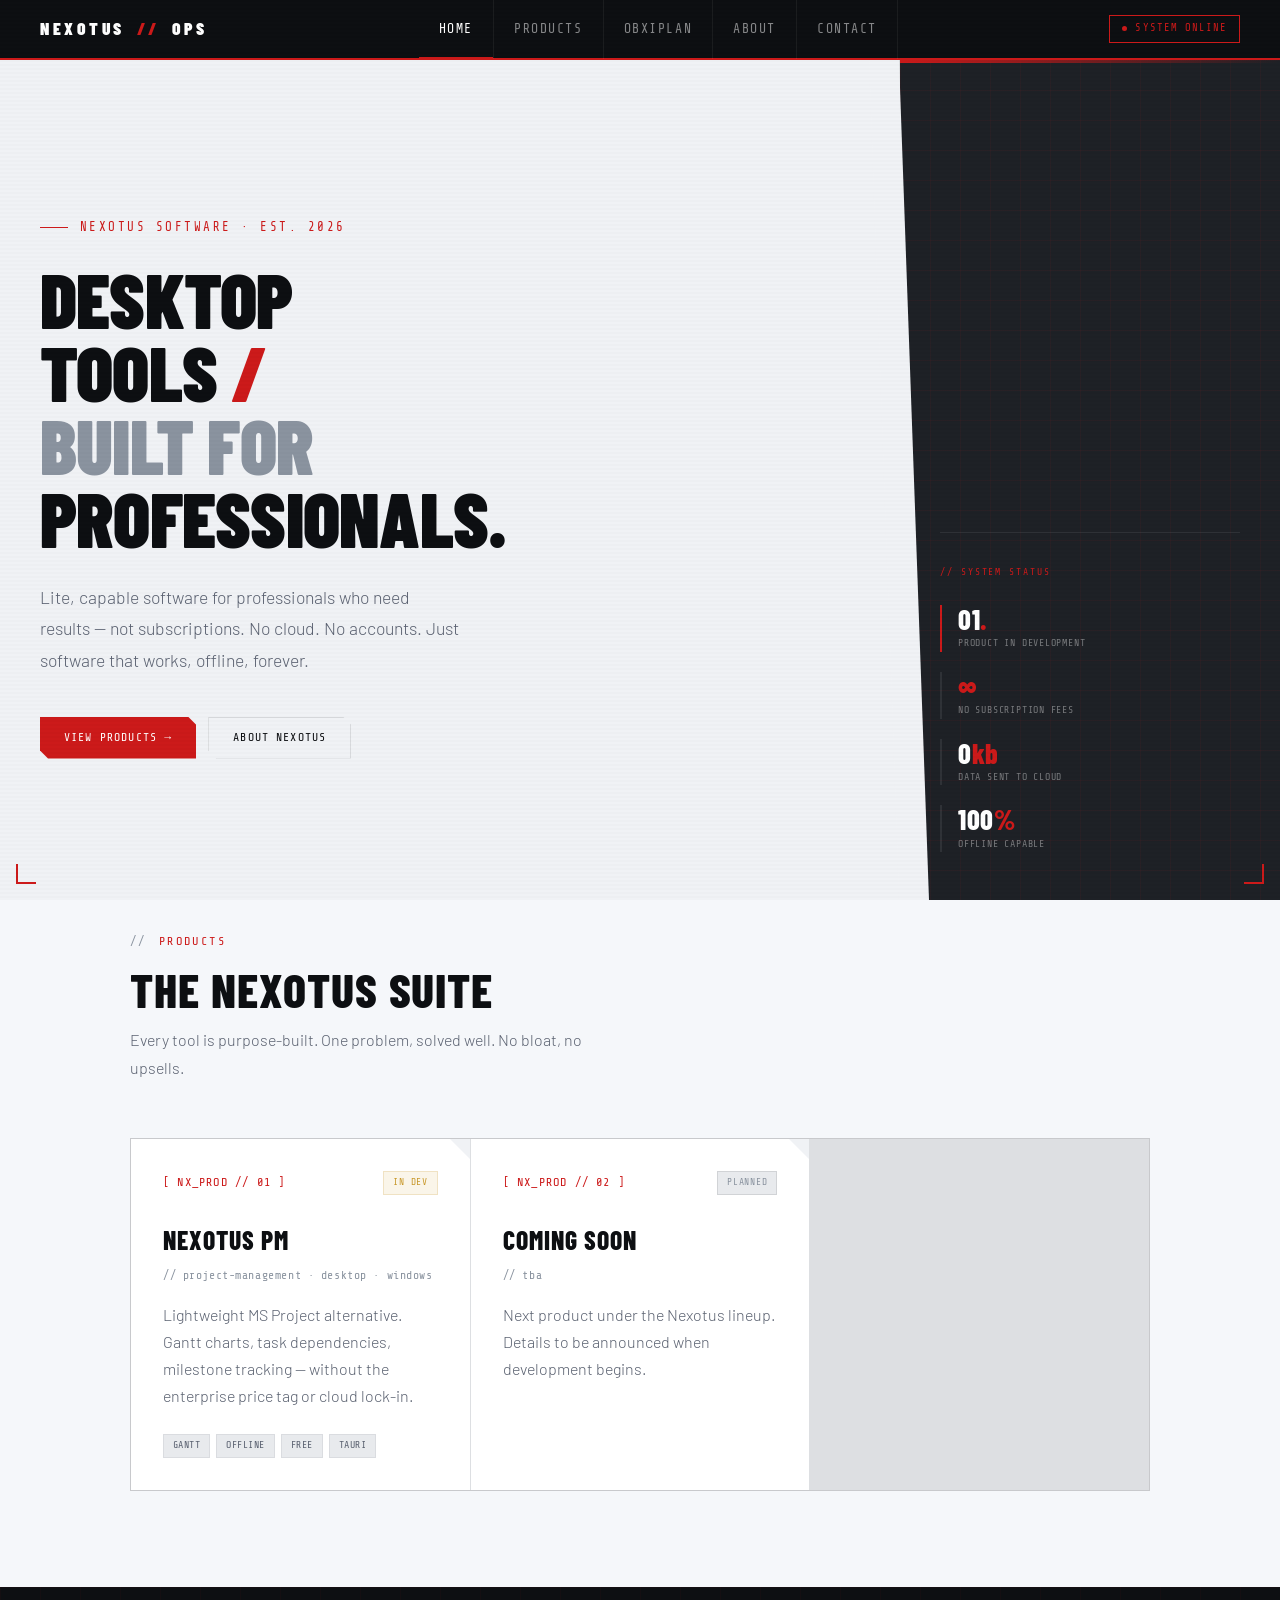
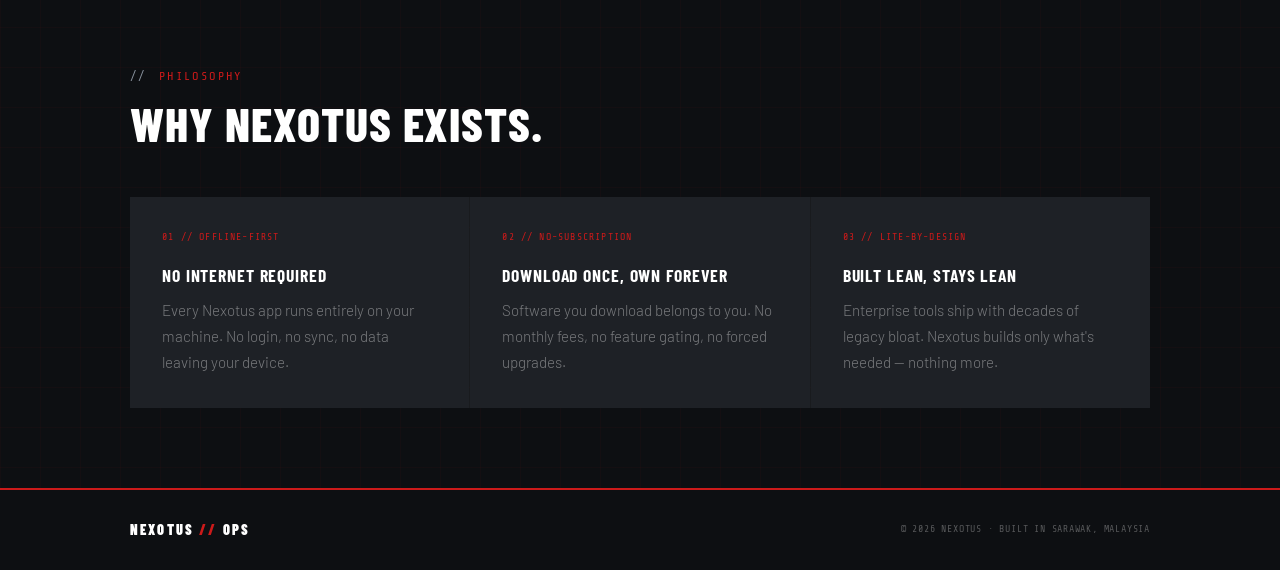
<file: index.html>
<!DOCTYPE html>
<html lang="en">
<head>
  <meta charset="UTF-8">
  <meta name="viewport" content="width=device-width, initial-scale=1.0">
  <title>Nexotus — Precision Desktop Software</title>
  <link rel="preconnect" href="https://fonts.googleapis.com">
  <link rel="preconnect" href="https://fonts.gstatic.com" crossorigin>
  <link href="https://fonts.googleapis.com/css2?family=Barlow+Condensed:wght@400;500;600;700;800;900&family=Barlow:wght@300;400;500;600&family=Share+Tech+Mono&display=swap" rel="stylesheet">
  <link rel="stylesheet" href="css/style.css">
</head>
<body>

  <!-- Corner marks -->
  <div class="corner-mark tl"></div>
  <div class="corner-mark tr"></div>
  <div class="corner-mark bl"></div>
  <div class="corner-mark br"></div>

  <nav>
    <a href="index.html" class="nav-logo">NEXOTUS <span class="nav-logo-sep">//</span> OPS</a>
    <button class="nav-toggle" id="navToggle" aria-label="Toggle menu"><span></span><span></span><span></span></button>
    <ul class="nav-links" id="navLinks">
      <li><a href="index.html" class="active">Home</a></li>
      <li><a href="products.html">Products</a></li>
        <li><a href="obxiplan.html">OBXIPLAN</a></li>
      <li><a href="about.html">About</a></li>
      <li><a href="contact.html">Contact</a></li>
    </ul>
    <span class="nav-status">SYSTEM ONLINE</span>
  </nav>

  <div class="page-wrapper">

    <!-- HERO -->
    <section class="hero">

      <!-- LEFT PANEL -->
      <div class="hero-left">
        <p class="hero-kicker fade-up d1">Nexotus Software · Est. 2026</p>

        <h1 class="hero-title fade-up d2">
          Desktop<br>
          tools <span class="slash">/</span><br>
          <span class="dim">built for</span><br>
          professionals.
        </h1>

        <p class="hero-sub fade-up d3">
          Lite, capable software for professionals who need results — not subscriptions. No cloud. No accounts. Just software that works, offline, forever.
        </p>

        <div class="hero-cta fade-up d4">
          <a href="products.html" class="btn btn-red">View Products →</a>
          <a href="about.html" class="btn btn-outline">About Nexotus</a>
        </div>
      </div>

      <!-- RIGHT PANEL -->
      <div class="hero-right">
        <div class="hero-stat-block">
          <p class="hero-stat-label">// system status</p>
          <div class="stat-row">
            <div class="stat-item active">
              <div class="stat-val">01<span>.</span></div>
              <div class="stat-lbl">PRODUCT IN DEVELOPMENT</div>
            </div>
            <div class="stat-item">
              <div class="stat-val"><span>∞</span></div>
              <div class="stat-lbl">NO SUBSCRIPTION FEES</div>
            </div>
            <div class="stat-item">
              <div class="stat-val">0<span>kb</span></div>
              <div class="stat-lbl">DATA SENT TO CLOUD</div>
            </div>
            <div class="stat-item">
              <div class="stat-val">100<span>%</span></div>
              <div class="stat-lbl">OFFLINE CAPABLE</div>
            </div>
          </div>
        </div>
      </div>

    </section>

    <!-- PRODUCTS PREVIEW -->
    <section class="section" style="padding-top: 2rem; background: var(--surface2);">
      <div class="container">
        <p class="section-kicker fade-up d1">Products</p>
        <h2 class="section-title fade-up d2">The Nexotus Suite</h2>
        <p class="section-sub fade-up d3">Every tool is purpose-built. One problem, solved well. No bloat, no upsells.</p>

        <div class="products-grid">
          <a href="products.html" class="product-card fade-up d4">
            <div class="card-meta">
              <span class="card-id">[ NX_PROD // 01 ]</span>
              <span class="card-status status-dev">IN DEV</span>
            </div>
            <h3 class="card-name">Nexotus PM</h3>
            <p class="card-type">// project-management · desktop · windows</p>
            <p class="card-desc">Lightweight MS Project alternative. Gantt charts, task dependencies, milestone tracking — without the enterprise price tag or cloud lock-in.</p>
            <div class="card-tags">
              <span class="card-tag">GANTT</span>
              <span class="card-tag">OFFLINE</span>
              <span class="card-tag">FREE</span>
              <span class="card-tag">TAURI</span>
            </div>
          </a>

          <div class="product-card fade-up d5" style="opacity: 0.4; cursor: default;">
            <div class="card-meta">
              <span class="card-id">[ NX_PROD // 02 ]</span>
              <span class="card-status status-planned">PLANNED</span>
            </div>
            <h3 class="card-name">Coming Soon</h3>
            <p class="card-type">// tba</p>
            <p class="card-desc">Next product under the Nexotus lineup. Details to be announced when development begins.</p>
          </div>
        </div>
      </div>
    </section>

    <!-- PHILOSOPHY -->
    <section class="divider-strip">
      <div class="container">
        <p class="section-kicker fade-up d1">Philosophy</p>
        <h2 class="section-title fade-up d2" style="margin-bottom: 3rem;">Why Nexotus exists.</h2>

        <div class="features-grid">
          <div class="feature-item fade-up d3">
            <p class="feature-num">01 // OFFLINE-FIRST</p>
            <h3 class="feature-title">No internet required</h3>
            <p class="feature-desc">Every Nexotus app runs entirely on your machine. No login, no sync, no data leaving your device.</p>
          </div>
          <div class="feature-item fade-up d4">
            <p class="feature-num">02 // NO-SUBSCRIPTION</p>
            <h3 class="feature-title">Download once, own forever</h3>
            <p class="feature-desc">Software you download belongs to you. No monthly fees, no feature gating, no forced upgrades.</p>
          </div>
          <div class="feature-item fade-up d5">
            <p class="feature-num">03 // LITE-BY-DESIGN</p>
            <h3 class="feature-title">Built lean, stays lean</h3>
            <p class="feature-desc">Enterprise tools ship with decades of legacy bloat. Nexotus builds only what's needed — nothing more.</p>
          </div>
        </div>
      </div>
    </section>

  </div>

  <footer>
    <div class="container">
      <div class="footer-inner">
        <span class="footer-logo">NEXOTUS <span>//</span> OPS</span>
        <span class="footer-copy">© 2026 NEXOTUS · BUILT IN SARAWAK, MALAYSIA</span>
      </div>
    </div>
  </footer>

<script>
  const toggle = document.getElementById("navToggle");
  const links = document.getElementById("navLinks");
  toggle.addEventListener("click", () => { toggle.classList.toggle("open"); links.classList.toggle("open"); });
  links.querySelectorAll("a").forEach(a => { a.addEventListener("click", () => { toggle.classList.remove("open"); links.classList.remove("open"); }); });
</script>
</body>
</html>
</file>
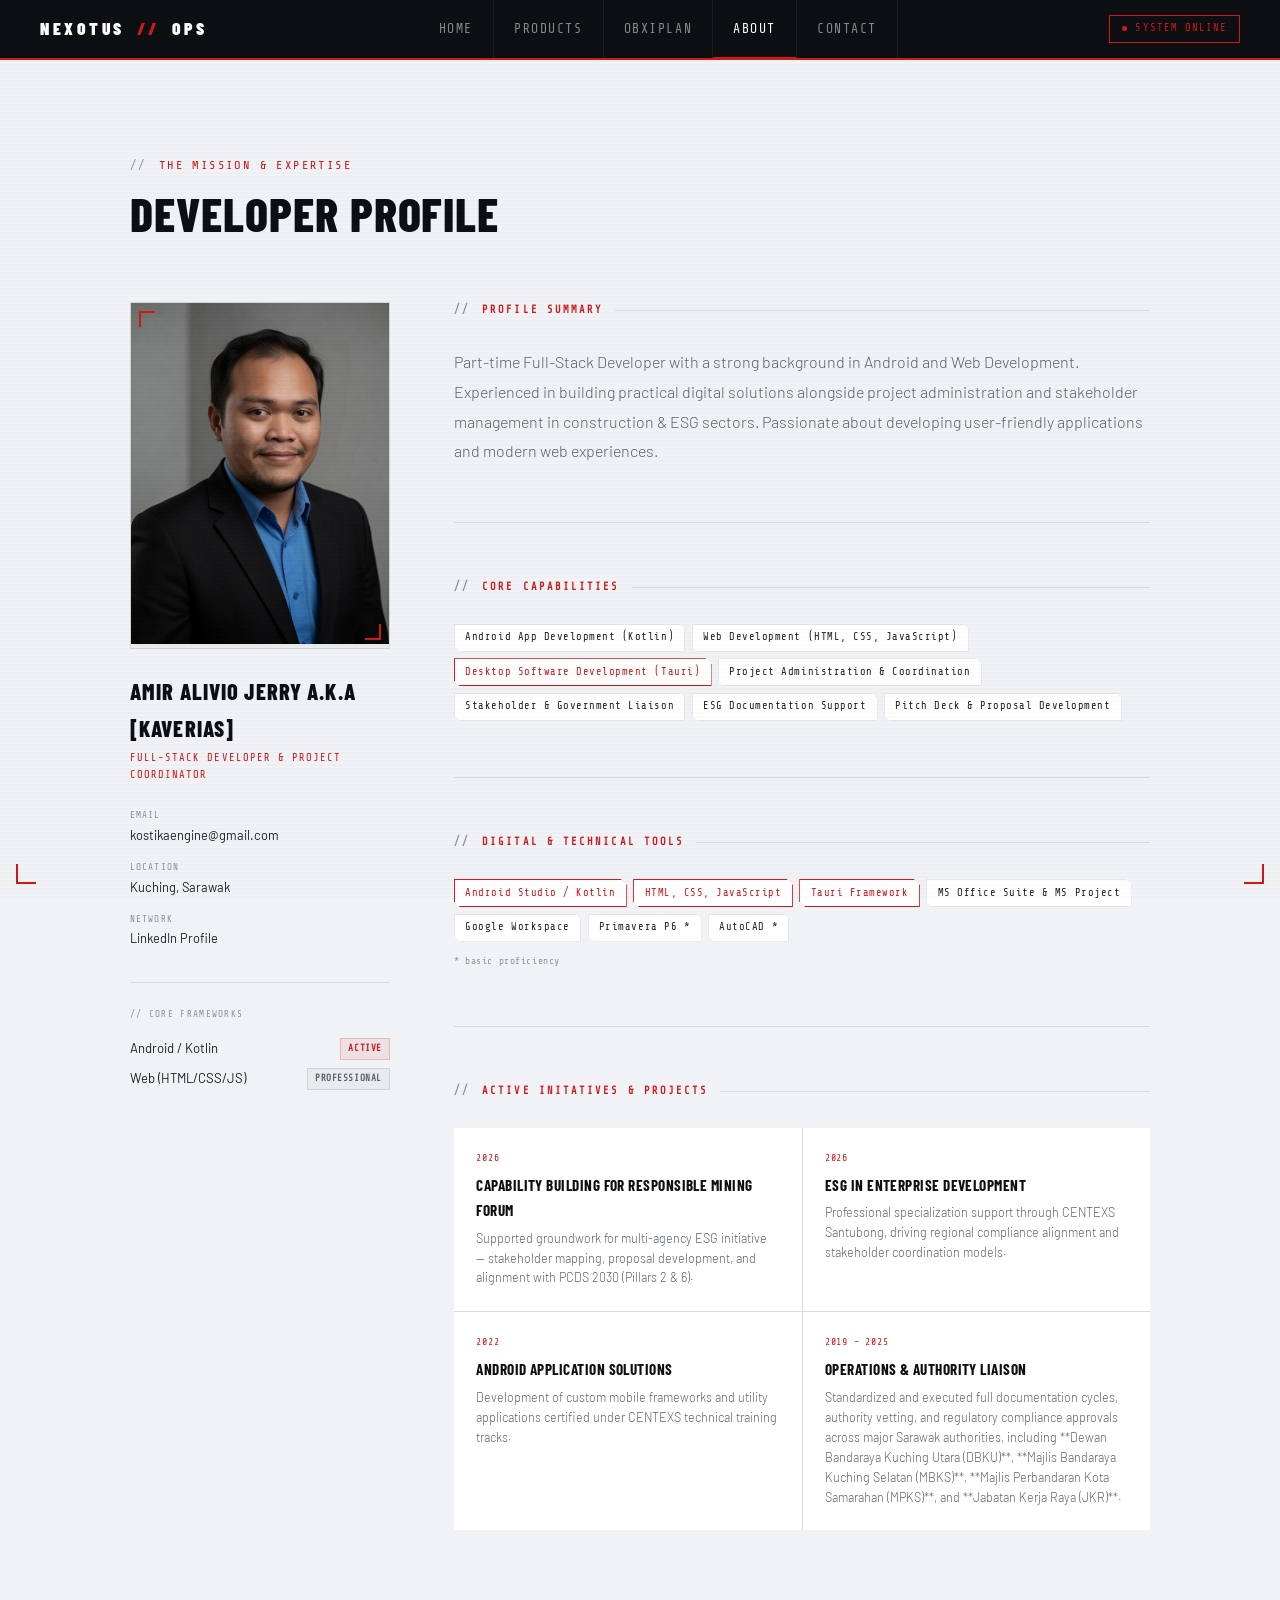
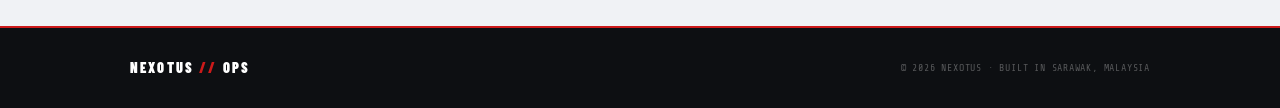
<file: about.html>
<!DOCTYPE html>
<html lang="en">
<head>
  <meta charset="UTF-8">
  <meta name="viewport" content="width=device-width, initial-scale=1.0">
  <title>About — Nexotus</title>
  <link rel="preconnect" href="https://fonts.googleapis.com">
  <link rel="preconnect" href="https://fonts.gstatic.com" crossorigin>
  <link href="https://fonts.googleapis.com/css2?family=Barlow+Condensed:wght@400;500;600;700;800;900&family=Barlow:wght@300;400;500;600&family=Share+Tech+Mono&display=swap" rel="stylesheet">
  <link rel="stylesheet" href="css/style.css">
</head>
<body>

  <div class="corner-mark tl"></div>
  <div class="corner-mark tr"></div>
  <div class="corner-mark bl"></div>
  <div class="corner-mark br"></div>

   <nav>
    <a href="index.html" class="nav-logo">NEXOTUS <span class="nav-logo-sep">//</span> OPS</a>
    <button class="nav-toggle" id="navToggle" aria-label="Toggle menu"><span></span><span></span><span></span></button>
    <ul class="nav-links" id="navLinks">
      <li><a href="index.html" >Home</a></li>
      <li><a href="products.html">Products</a></li>
        <li><a href="obxiplan.html">OBXIPLAN</a></li>
      <li><a href="about.html" class="active">About</a></li>
      <li><a href="contact.html">Contact</a></li>
    </ul>
    <span class="nav-status">SYSTEM ONLINE</span>
  </nav>

  <div class="page-wrapper">
    <section class="section">
      <div class="container">

        <p class="section-kicker fade-up d1">The Mission & Expertise</p>
        <h1 class="section-title fade-up d2" style="margin-bottom: 4rem;">Developer Profile</h1>

        <div class="about-layout">

          <!-- SIDEBAR -->
          <div class="about-sidebar fade-up d3">
            <div class="about-photo-wrap">
              <span class="photo-placeholder"><img src="\assets\amirCorporate.jpeg" alt="KAVERIAS PHOTO" style="width:100%; height:100%; object-fit:cover;"></span>
            </div>

            <h2 class="about-name">Amir Alivio Jerry A.K.A [KAVERIAS]</h2>
            <p class="about-role">Full-Stack Developer & Project Coordinator</p>

            <ul class="contact-list" style="margin-bottom: 2rem;">
              <li class="contact-item">
                <span class="contact-lbl">Email</span>
                <!-- Masukkan emel kerja sahaja di sini -->
                <a href="mailto:kostikaengine@gmail.com" class="contact-val">kostikaengine@gmail.com</a>
              </li>
              <li class="contact-item">
                <span class="contact-lbl">Location</span>
                <span class="contact-val">Kuching, Sarawak</span>
              </li>
              <li class="contact-item">
                <span class="contact-lbl">Network</span>
                <a href="https://www.linkedin.com/in/amir-alivio-878317411 " target="_blank" class="contact-val">LinkedIn Profile</a>
              </li>
            </ul>

            <div style="padding-top: 1.5rem; border-top: 1px solid var(--border);">
              <p style="font-family: 'Share Tech Mono', monospace; font-size: 0.58rem; color: var(--muted2); text-transform: uppercase; letter-spacing: 0.14em; margin-bottom: 1rem;">// core frameworks</p>
              <div class="lang-row">
                <span class="lang-name">Android / Kotlin</span>
                <span class="lang-level lang-native">ACTIVE</span>
              </div>
              <div class="lang-row">
                <span class="lang-name">Web (HTML/CSS/JS)</span>
                <span class="lang-level lang-prof">PROFESSIONAL</span>
              </div>
            </div>
          </div>

          <!-- MAIN -->
          <div class="about-main">

            <div class="about-section fade-up d4">
              <h3 class="about-section-title">Profile Summary</h3>
              <p class="profile-text">
                Part-time Full-Stack Developer with a strong background in Android and Web Development. Experienced in building practical digital solutions alongside project administration and stakeholder management in construction & ESG sectors. Passionate about developing user-friendly applications and modern web experiences.
              </p>
            </div>

            <div class="about-section fade-up d4">
              <h3 class="about-section-title">Core Capabilities</h3>
              <div class="about-section fade-up d4">

                  <div class="skills-grid">
                    <span class="skill-tag">Android App Development (Kotlin)</span>
                    <span class="skill-tag">Web Development (HTML, CSS, JavaScript)</span>
                    <span class="skill-tag" style="border-color: var(--red); color: var(--red);">Desktop Software Development (Tauri)</span>
                    <span class="skill-tag">Project Administration & Coordination</span>
                    <span class="skill-tag">Stakeholder & Government Liaison</span>
                    <span class="skill-tag">ESG Documentation Support</span>
                    <span class="skill-tag">Pitch Deck & Proposal Development</span>
                  </div>
                </div>

                <div class="about-section fade-up d4">
                  <h3 class="about-section-title">Digital & Technical Tools</h3>
                  <div class="skills-grid">
                    <span class="skill-tag" style="border-color: var(--red); color: var(--red);">Android Studio / Kotlin</span>
                    <span class="skill-tag" style="border-color: var(--red); color: var(--red);">HTML, CSS, JavaScript</span>
                    <span class="skill-tag" style="border-color: var(--red); color: var(--red);">Tauri Framework</span>
                    <span class="skill-tag">MS Office Suite & MS Project</span>
                    <span class="skill-tag">Google Workspace</span>
                    <span class="skill-tag">Primavera P6 *</span>
                    <span class="skill-tag">AutoCAD *</span>
                  </div>
                  <p style="font-family: 'Share Tech Mono', monospace; font-size: 0.6rem; color: var(--muted2); margin-top: 0.75rem; letter-spacing: 0.06em;">* basic proficiency</p>
                </div>
              

            <div class="about-section fade-up d5">
              <h3 class="about-section-title">Active Initatives & Projects</h3>
              <div class="projects-grid">
                <div class="proj-item">
                  <p class="proj-year">2026</p>
                  <h4 class="proj-name">Capability Building for Responsible Mining Forum</h4>
                  <p class="proj-desc">Supported groundwork for multi-agency ESG initiative — stakeholder mapping, proposal development, and alignment with PCDS 2030 (Pillars 2 & 6).</p>
                </div>
                <div class="proj-item">
                  <p class="proj-year">2026</p>
                  <h4 class="proj-name">ESG in Enterprise Development</h4>
                  <p class="proj-desc">Professional specialization support through CENTEXS Santubong, driving regional compliance alignment and stakeholder coordination models.</p>
                </div>
                <div class="proj-item">
                  <p class="proj-year">2022</p>
                  <h4 class="proj-name">Android Application Solutions</h4>
                  <p class="proj-desc">Development of custom mobile frameworks and utility applications certified under CENTEXS technical training tracks.</p>
                </div>
                <div class="proj-item">
                  <p class="proj-year">2019 – 2025</p>
                    <h4 class="proj-name">Operations & Authority Liaison</h4>
                  <p class="proj-desc"> Standardized and executed full documentation cycles, authority vetting, and regulatory compliance approvals across major Sarawak authorities, including **Dewan Bandaraya Kuching Utara (DBKU)**, **Majlis Bandaraya Kuching Selatan (MBKS)**, **Majlis Perbandaran Kota Samarahan (MPKS)**, and **Jabatan Kerja Raya (JKR)**.
                  </p>
                                          
                </div>



              </div>
            </div>

          </div>
        </div>
      </div>
    </section>
  </div>

  <footer>
    <div class="container">
      <div class="footer-inner">
        <span class="footer-logo">NEXOTUS <span>//</span> OPS</span>
        <span class="footer-copy">© 2026 NEXOTUS · BUILT IN SARAWAK, MALAYSIA</span>
      </div>
    </div>
  </footer>

<script>
  const toggle = document.getElementById("navToggle");
  const links = document.getElementById("navLinks");
  toggle.addEventListener("click", () => { toggle.classList.toggle("open"); links.classList.toggle("open"); });
  links.querySelectorAll("a").forEach(a => { a.addEventListener("click", () => { toggle.classList.remove("open"); links.classList.remove("open"); }); });
</script>
</body>
</html>
</file>
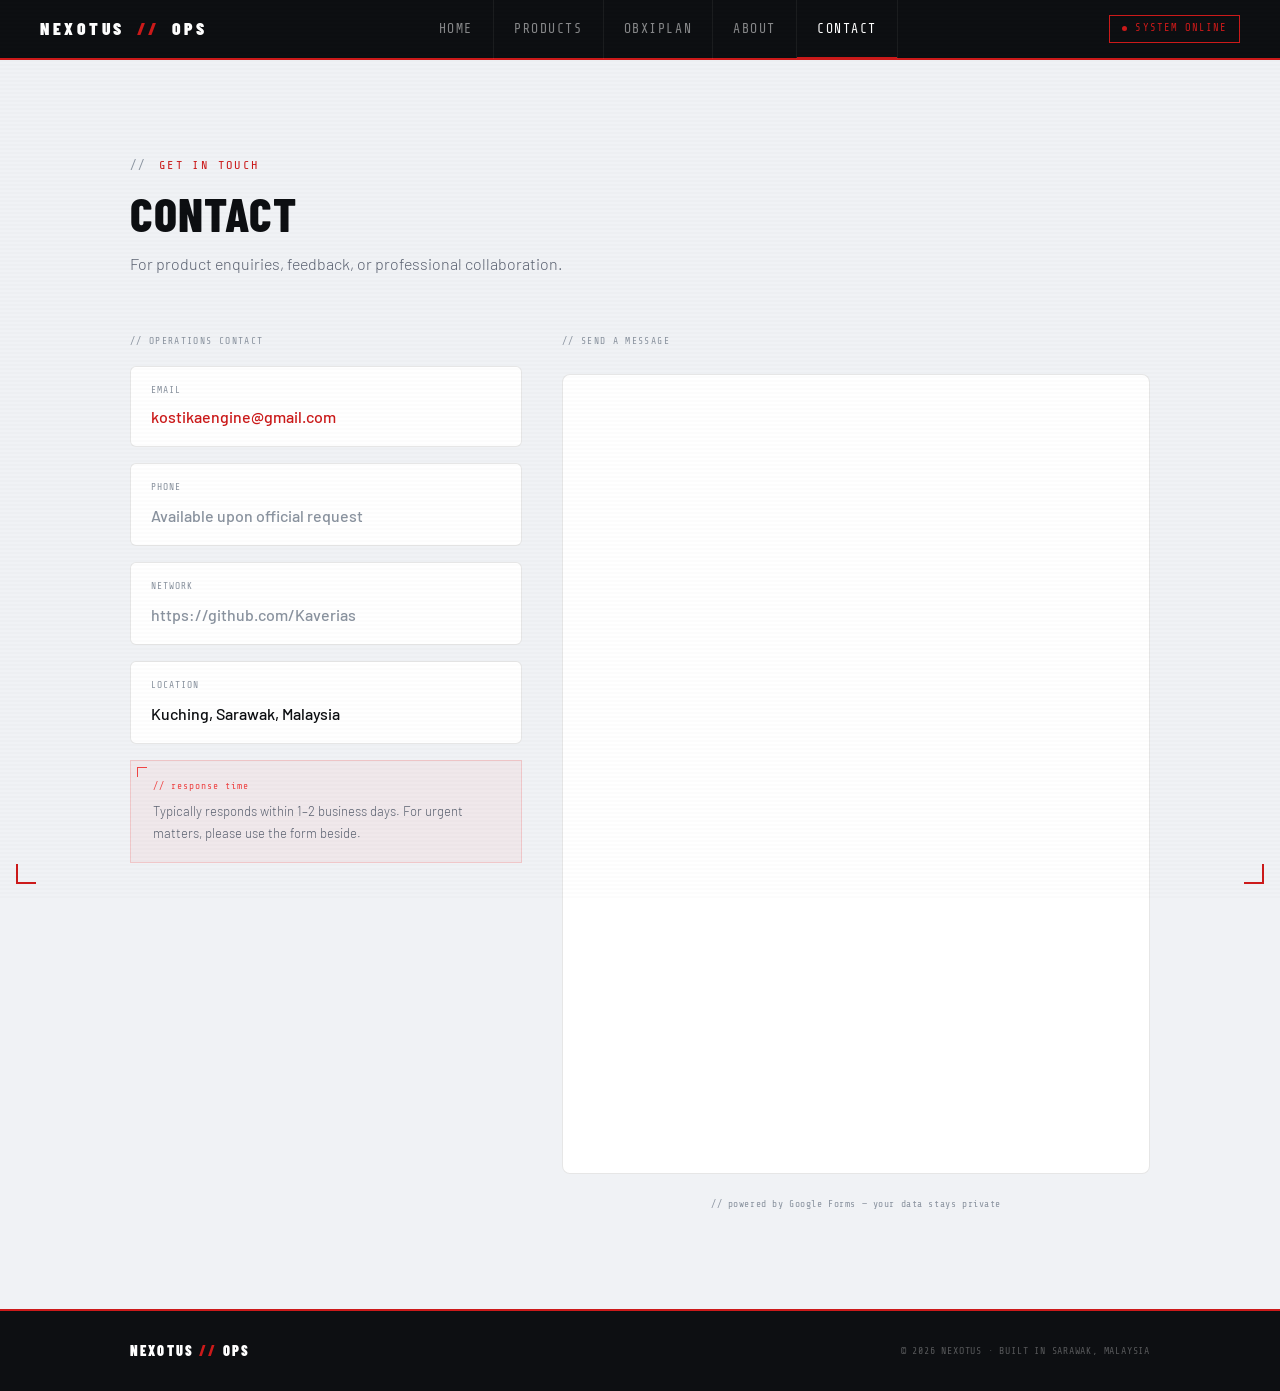
<file: contact.html>
<!DOCTYPE html>
<html lang="en">
<head>
  <meta charset="UTF-8">
  <meta name="viewport" content="width=device-width, initial-scale=1.0">
  <title>Contact — Nexotus</title>
  <link rel="preconnect" href="https://fonts.googleapis.com">
  <link rel="preconnect" href="https://fonts.gstatic.com" crossorigin>
  <link href="https://fonts.googleapis.com/css2?family=Barlow+Condensed:wght@400;500;600;700;800;900&family=Barlow:wght@300;400;500;600&family=Share+Tech+Mono&display=swap" rel="stylesheet">
  <link rel="stylesheet" href="css/style.css">
  <style>
    /* additional styles for embedded google form */
    .google-form-embed {
      width: 100%;
      height: 800px;
      border: 1px solid var(--border);
      border-radius: 8px;
      background: var(--surface);
      margin-top: 0.5rem;
    }
    .contact-info-card {
      background: var(--surface);
      border: 1px solid var(--border);
      border-radius: 6px;
      padding: 1rem 1.25rem;
      margin-bottom: 1rem;
    }
    .ci-label {
      font-family: 'Share Tech Mono', monospace;
      font-size: 0.6rem;
      color: var(--muted2);
      text-transform: uppercase;
      letter-spacing: 0.1em;
      margin-bottom: 0.3rem;
    }
    .ci-value {
      font-size: 1rem;
      color: var(--ink);
      text-decoration: none;
      font-weight: 500;
    }
    .ci-value a {
      color: var(--red);
      text-decoration: none;
    }
    .ci-value a:hover {
      text-decoration: underline;
    }
    .contact-grid {
      display: grid;
      grid-template-columns: 1fr 1.5fr;
      gap: 2.5rem;
      margin-top: 2rem;
    }
    @media (max-width: 768px) {
      .contact-grid {
        grid-template-columns: 1fr;
        gap: 2rem;
      }
      .google-form-embed {
        height: 700px;
      }
    }
  </style>
</head>
<body>

  <div class="corner-mark tl"></div>
  <div class="corner-mark tr"></div>
  <div class="corner-mark bl"></div>
  <div class="corner-mark br"></div>

  <nav>
    <a href="index.html" class="nav-logo">NEXOTUS <span class="nav-logo-sep">//</span> OPS</a>
    <button class="nav-toggle" id="navToggle" aria-label="Toggle menu"><span></span><span></span><span></span></button>
    <ul class="nav-links" id="navLinks">
      <li><a href="index.html">Home</a></li>
      <li><a href="products.html">Products</a></li>
       <li><a href="obxiplan.html">OBXIPLAN</a></li>
      <li><a href="about.html">About</a></li>
      <li><a href="contact.html" class="active">Contact</a></li>
    </ul>
    <span class="nav-status">SYSTEM ONLINE</span>
  </nav>

  <div class="page-wrapper">
    <section class="section">
      <div class="container">

        <p class="section-kicker fade-up d1">Get In Touch</p>
        <h1 class="section-title fade-up d2">Contact</h1>
        <p class="section-sub fade-up d3">For product enquiries, feedback, or professional collaboration.</p>

        <div class="contact-grid">

          <!-- LEFT: INFO PANEL -->
          <div class="fade-up d4">
            <p style="font-family: 'Share Tech Mono', monospace; font-size: 0.6rem; color: var(--muted2); text-transform: uppercase; letter-spacing: 0.14em; margin-bottom: 1rem;">// operations contact</p>

            <div class="contact-info-card">
              <p class="ci-label">Email</p>
              <p class="ci-value"><a>kostikaengine@gmail.com</a></p>
            </div>

            <div class="contact-info-card">
              <p class="ci-label">Phone</p>
              <span class="ci-value" style="color: var(--muted2);">Available upon official request</span>
            </div>

            <div class="contact-info-card">
              <p class="ci-label">Network</p>
              <span class="ci-value" style="color: var(--muted2);">https://github.com/Kaverias</span>
            </div>

            <div class="contact-info-card">
              <p class="ci-label">Location</p>
              <span class="ci-value">Kuching, Sarawak, Malaysia</span>
            </div>

            <div style="margin-top: 1rem; background: rgba(239, 68, 68, 0.05); border: 1px solid rgba(239, 68, 68, 0.2); padding: 1.1rem 1.4rem; position: relative;">
              <div style="position: absolute; top: 6px; left: 6px; width: 10px; height: 10px; border-top: 1px solid #ef4444; border-left: 1px solid #ef4444;"></div>
              <p style="font-family: 'Share Tech Mono', monospace; font-size: 0.6rem; color: #ef4444; letter-spacing: 0.1em; margin-bottom: 0.4rem;">// response time</p>
              <p style="font-size: 0.82rem; color: var(--muted); font-weight: 300; line-height: 1.65;">Typically responds within 1–2 business days. For urgent matters, please use the form beside.</p>
            </div>
          </div>

          <!-- RIGHT: GOOGLE FORM EMBED (dengan link betul dari abang) -->
          <div class="fade-up d5">
            <p style="font-family: 'Share Tech Mono', monospace; font-size: 0.6rem; color: var(--muted2); text-transform: uppercase; letter-spacing: 0.14em; margin-bottom: 1rem; padding-left: 0;">// send a message</p>
            
            <iframe 
              src="https://docs.google.com/forms/d/e/1FAIpQLSd9lhhMPs0GyYzWobXl5TjkXd9Y3KFJk0SCfJdxnI0DOfJQ-Q/viewform?embedded=true" 
              class="google-form-embed" 
              frameborder="0" 
              marginheight="0" 
              marginwidth="0">
              Loading Google Form…
            </iframe>
            
            <p style="font-family: 'Share Tech Mono', monospace; font-size: 0.6rem; color: var(--muted2); text-align: center; margin-top: 1rem; letter-spacing: 0.06em;">// powered by Google Forms — your data stays private</p>
          </div>

        </div>
      </div>
    </section>
  </div>

  <footer>
    <div class="container">
      <div class="footer-inner">
        <span class="footer-logo">NEXOTUS <span>//</span> OPS</span>
        <span class="footer-copy">© 2026 NEXOTUS · BUILT IN SARAWAK, MALAYSIA</span>
      </div>
    </div>
  </footer>

<script>
  const toggle = document.getElementById("navToggle");
  const links = document.getElementById("navLinks");
  toggle.addEventListener("click", () => { toggle.classList.toggle("open"); links.classList.toggle("open"); });
  links.querySelectorAll("a").forEach(a => { a.addEventListener("click", () => { toggle.classList.remove("open"); links.classList.remove("open"); }); });
</script>
</body>
</html>
</file>
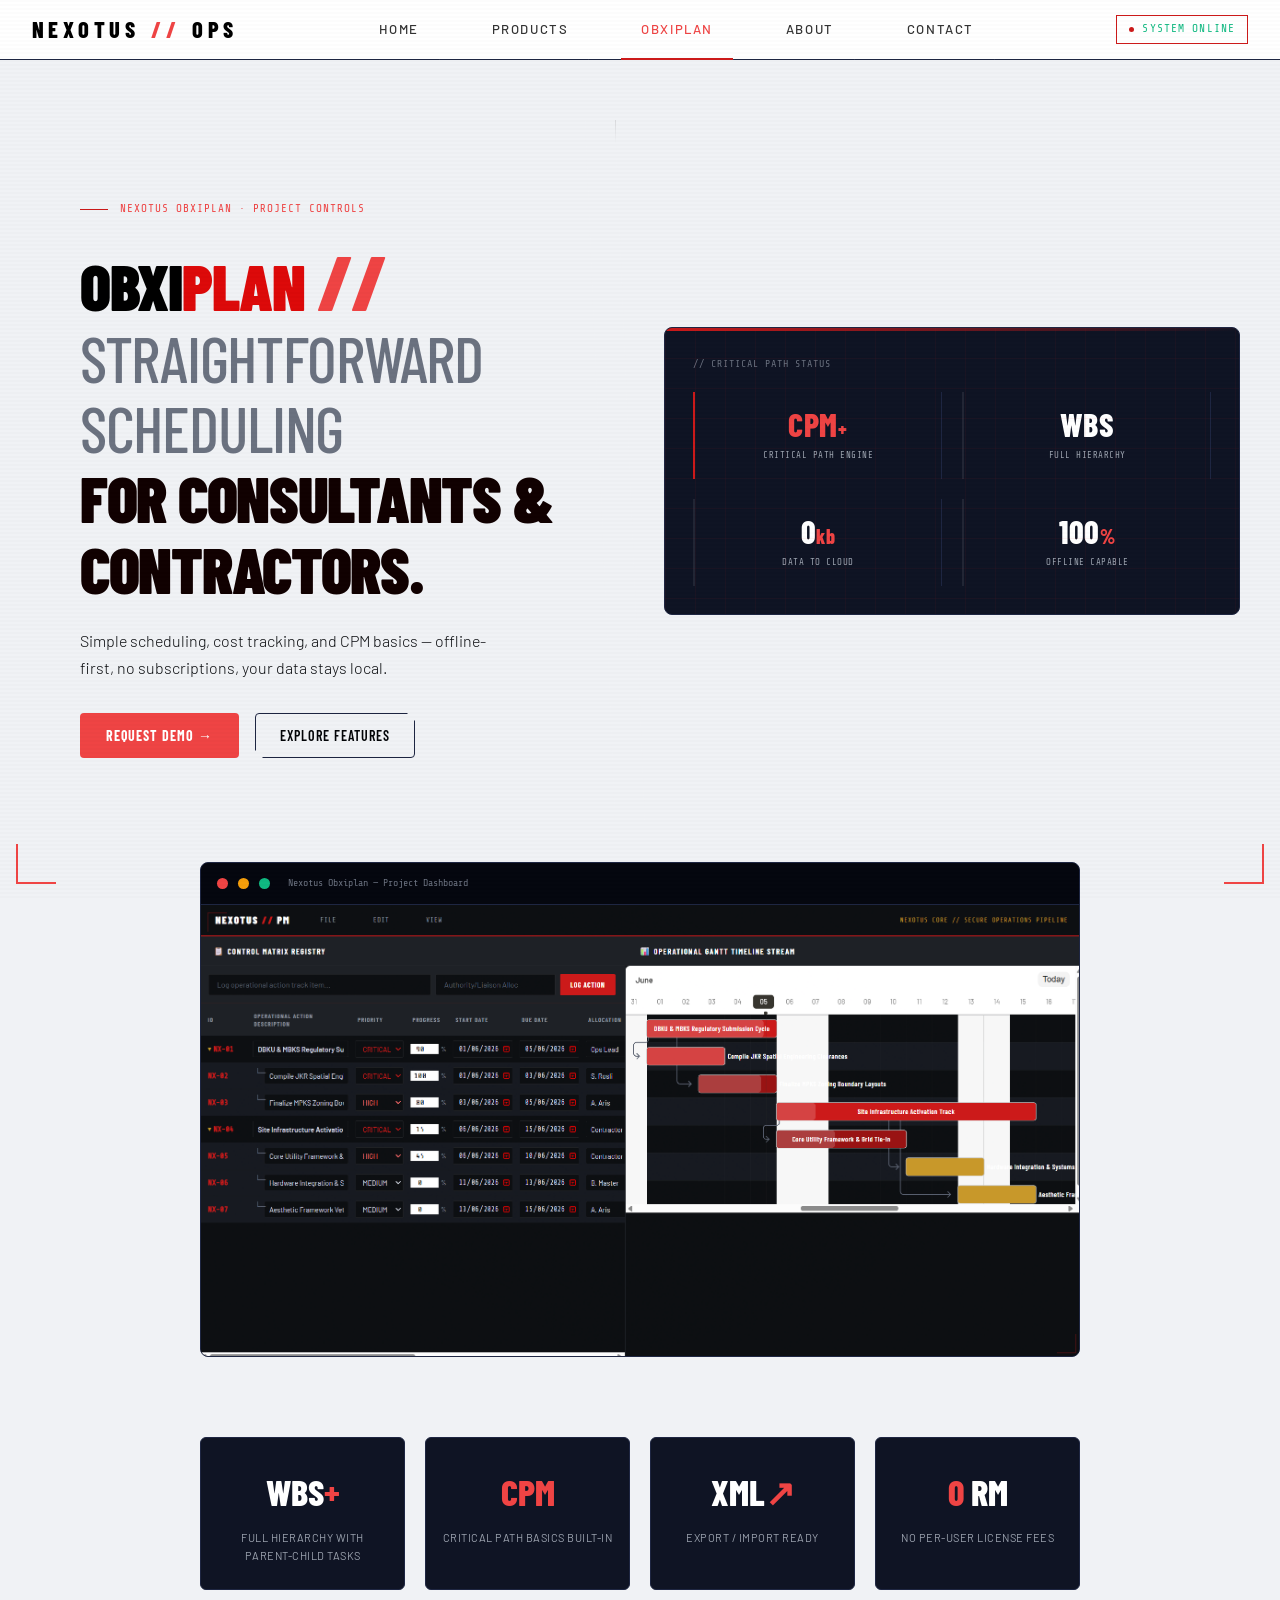
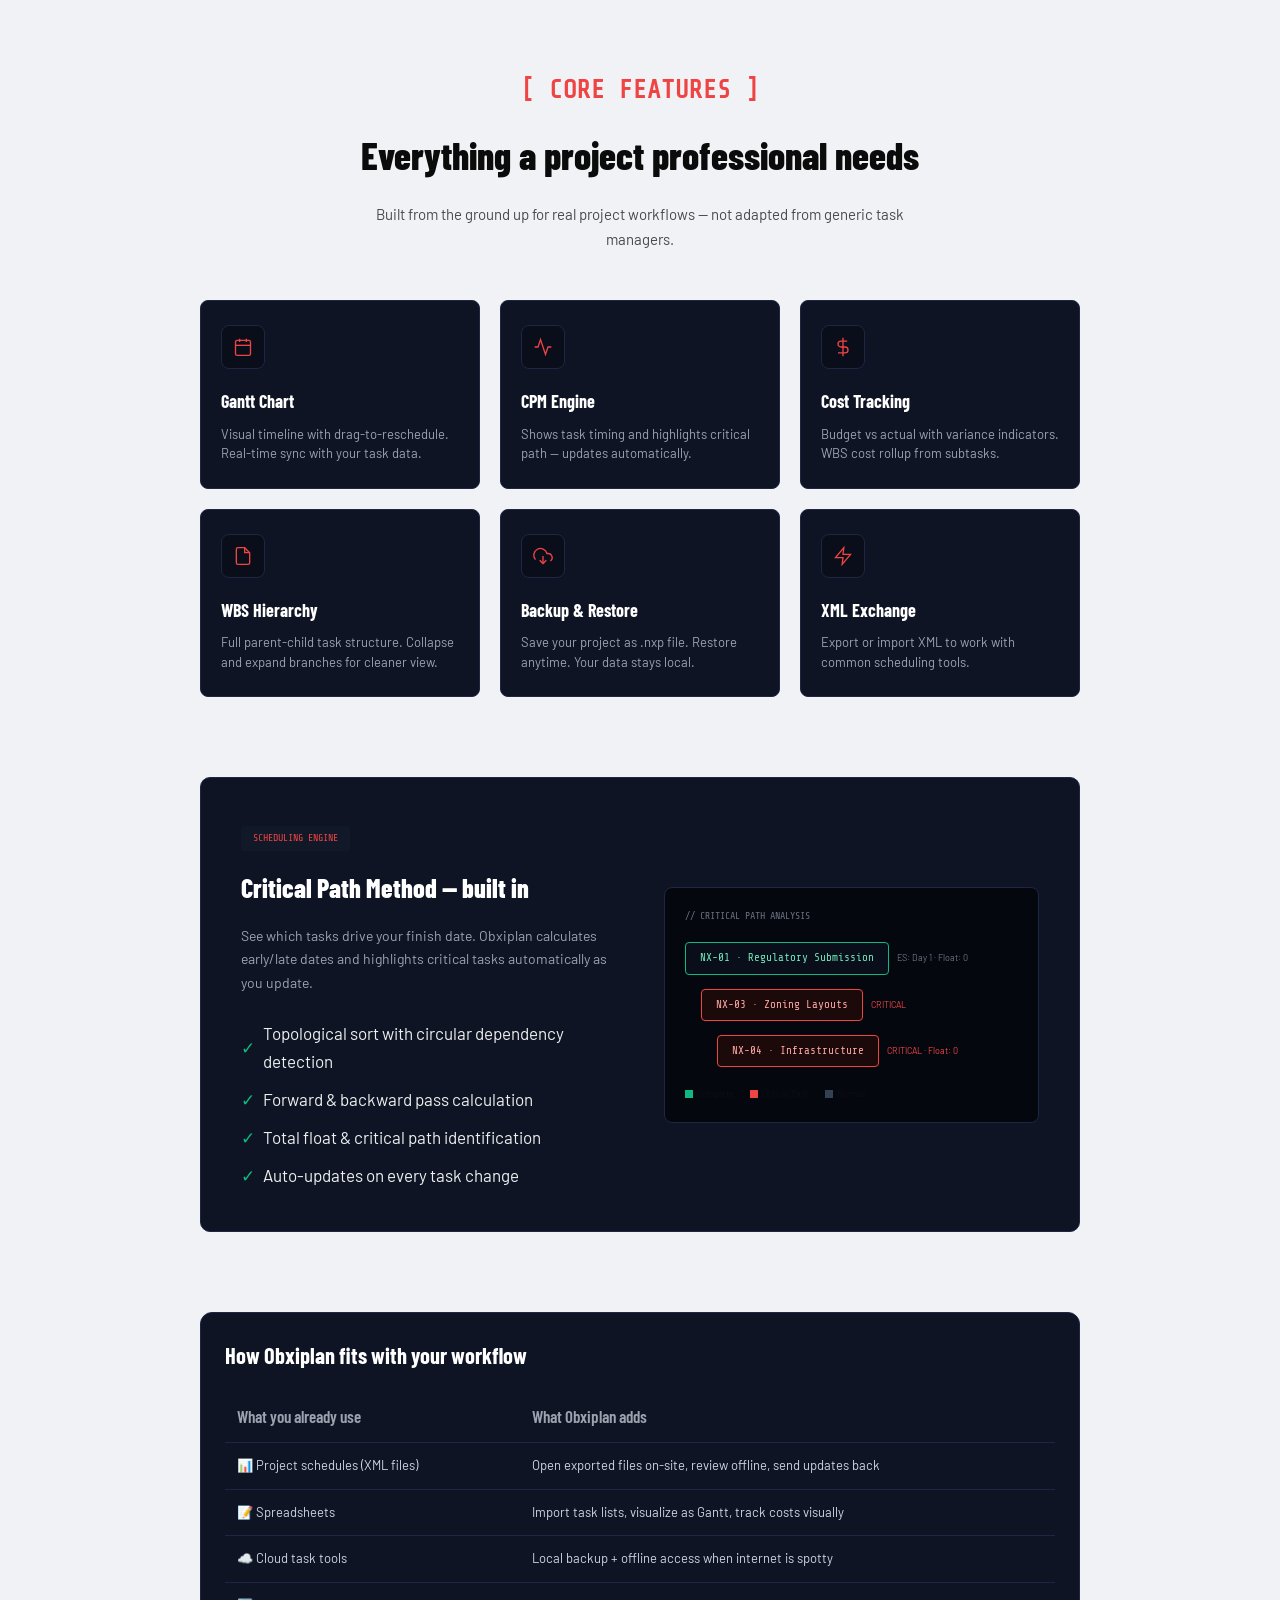
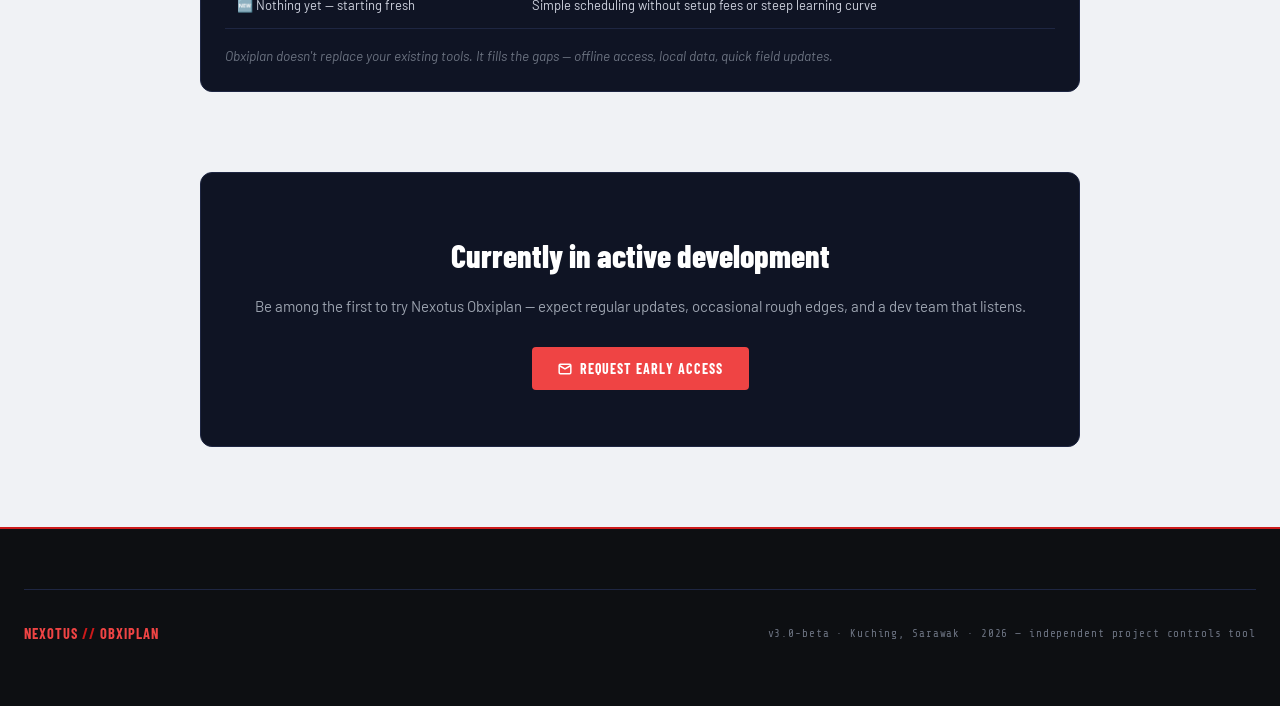
<file: obxiplan.html>
<!DOCTYPE html>
<html lang="en">
<head>
  <meta charset="UTF-8">
  <meta name="viewport" content="width=device-width, initial-scale=1.0">
  <title>Obxiplan — Straightforward Project Controls</title>

  <link rel="preconnect" href="https://fonts.googleapis.com">
  <link rel="preconnect" href="https://fonts.gstatic.com" crossorigin>
  <link href="https://fonts.googleapis.com/css2?family=Barlow+Condensed:wght@400;500;600;700;800;900&family=Barlow:wght@300;400;500;600&family=Share+Tech+Mono&display=swap" rel="stylesheet">
  <link rel="stylesheet" href="css/style.css">
  <style>
    /* additional hybrid styles */
    .hero-hybrid {
      display: grid;
      grid-template-columns: 1fr 1fr;
      gap: 48px;
      max-width: 1280px;
      margin: 0 auto;
      padding: 60px 40px 40px;
      align-items: center;
    }
    .hero-left {
      text-align: left;
    }
    .hero-kicker {
      font-family: 'Share Tech Mono', monospace;
      font-size: 11px;
      color: #ef4444;
      letter-spacing: 1px;
      margin-bottom: 20px;
    }
    .hero-title {
      font-family: 'Barlow Condensed', sans-serif;
      font-size: clamp(42px, 5vw, 68px);
      font-weight: 900;
      letter-spacing: -0.02em;
      line-height: 1.1;
      color: #110101;
      margin-bottom: 24px;
    }
    .hero-title .slash {
      color: #ef4444;
      font-size: 1.2em;
    }
    .hero-title .dim {
      color: #6b7280;
      font-weight: 500;
    }
    .hero-sub {
      font-size: 16px;
      color: #0b0d10;
      line-height: 1.65;
      margin-bottom: 32px;
      max-width: 90%;
    }
    .hero-cta {
      display: flex;
      gap: 16px;
      flex-wrap: wrap;
    }
    .btn-red {
      background: #ef4444;
      color: white;
      padding: 10px 26px;
      border-radius: 4px;
      font-family: 'Barlow Condensed', sans-serif;
      font-size: 14px;
      font-weight: 700;
      text-decoration: none;
      text-transform: uppercase;
      letter-spacing: 1px;
      transition: all 0.2s;
      display: inline-flex;
      align-items: center;
      gap: 8px;
      border: none;
      cursor: pointer;
    }
    .btn-red:hover {
      background: #dc2626;
      transform: translateY(-2px);
    }
    .btn-outline {
      background: transparent;
      border: 1px solid #1e2642;
      color: #030508;
      padding: 10px 24px;
      border-radius: 4px;
      font-family: 'Barlow Condensed', sans-serif;
      font-size: 14px;
      font-weight: 600;
      text-decoration: none;
      text-transform: uppercase;
      letter-spacing: 1px;
      transition: 0.2s;
      display: inline-block;
    }
    .btn-outline:hover {
      border-color: #ef4444;
      color: #ef4444;
    }
    .hero-right {
      background: #0f1424;
      border: 1px solid #1e2642;
      border-radius: 8px;
      padding: 28px;
    }
    .hero-stat-label {
      font-family: 'Share Tech Mono', monospace;
      font-size: 10px;
      color: #6b7280;
      margin-bottom: 20px;
      letter-spacing: 1px;
    }
    .stat-row {
      display: grid;
      grid-template-columns: repeat(2, 1fr);
      gap: 20px;
    }
    .stat-item {
      text-align: center;
      padding: 16px;
      border-right: 1px solid #1e2642;
    }
    .stat-item:last-child {
      border-right: none;
    }
    .stat-val {
      font-family: 'Barlow Condensed', sans-serif;
      font-size: 32px;
      font-weight: 800;
      color: #ffffff;
      margin-bottom: 8px;
    }
    .stat-val span {
      color: #ef4444;
      font-size: 20px;
    }
    .stat-lbl {
      font-size: 9px;
      color: #9ca3af;
      text-transform: uppercase;
      letter-spacing: 0.5px;
    }
    .stat-item.active .stat-val {
      color: #ef4444;
    }
    .screenshot-wrap {
      max-width: 960px;
      margin: 0 auto 80px;
      padding: 0 40px;
    }
    .screenshot-frame {
      background: #0f1424;
      border: 1px solid #1e2642;
      border-radius: 8px;
      overflow: hidden;
    }
    .frame-bar {
      background: #05070f;
      padding: 12px 16px;
      border-bottom: 1px solid #1e2642;
      display: flex;
      align-items: center;
      gap: 10px;
    }
    .frame-dot {
      width: 11px;
      height: 11px;
      border-radius: 50%;
    }
    .frame-dot.red { background: #ef4444; }
    .frame-dot.yellow { background: #f59e0b; }
    .frame-dot.green { background: #10b981; }
    .frame-title {
      font-family: 'Share Tech Mono', monospace;
      font-size: 10px;
      color: #6b7280;
      margin-left: 8px;
    }
    .screenshot-placeholder {
      background: #0a0e1a;
      display: flex;
      align-items: center;
      justify-content: center;
      min-height: 280px;
    }
    .screenshot-placeholder img {
      max-width: 100%;
      height: auto;
      display: block;
    }
    .stats-row-landing {
      display: grid;
      grid-template-columns: repeat(4, 1fr);
      gap: 20px;
      max-width: 960px;
      margin: 0 auto 80px;
      padding: 0 40px;
    }
    .stat-card-landing {
      background: #0f1424;
      border: 1px solid #1e2642;
      border-radius: 6px;
      padding: 24px 16px;
      text-align: center;
    }
    .stat-number-landing {
      font-family: 'Barlow Condensed', sans-serif;
      font-size: 36px;
      font-weight: 800;
      color: #ffffff;
      margin-bottom: 8px;
    }
    .stat-number-landing span { color: #ef4444; }
    .stat-label-landing {
      font-size: 11px;
      color: #9ca3af;
      text-transform: uppercase;
      letter-spacing: 0.5px;
    }
    .features-grid-landing {
      display: grid;
      grid-template-columns: repeat(3, 1fr);
      gap: 20px;
      max-width: 960px;
      margin: 0 auto 80px;
      padding: 0 40px;
    }
    .feature-card-landing {
      background: #0f1424;
      border: 1px solid #1e2642;
      border-radius: 8px;
      padding: 24px 20px;
      transition: all 0.2s;
    }
    .feature-card-landing:hover { border-color: #ef4444; transform: translateY(-3px); }
    .feature-icon-landing {
      background: #0a0e1a;
      border-radius: 8px;
      width: 44px;
      height: 44px;
      display: flex;
      align-items: center;
      justify-content: center;
      margin-bottom: 18px;
      border: 1px solid #1e2642;
    }
    .feature-icon-landing svg { width: 20px; height: 20px; stroke: #ef4444; fill: none; stroke-width: 1.6; }
    .feature-title-landing {
      font-family: 'Barlow Condensed', sans-serif;
      font-size: 18px;
      font-weight: 700;
      margin-bottom: 8px;
      color: white;
    }
    .feature-desc-landing {
      font-size: 13px;
      color: #9ca3af;
      line-height: 1.5;
    }
    .highlight-landing {
      max-width: 960px;
      margin: 0 auto 80px;
      padding: 0 40px;
    }
    .highlight-inner {
      background: #0f1424;
      border: 1px solid #1e2642;
      border-radius: 10px;
      padding: 42px 40px;
      display: grid;
      grid-template-columns: 1fr 1fr;
      gap: 48px;
      align-items: center;
    }
    .cpm-visual-landing {
      background: #05070f;
      border-radius: 8px;
      padding: 20px;
      border: 1px solid #1e2642;
    }
    .cpm-header-landing {
      font-family: 'Share Tech Mono', monospace;
      font-size: 10px;
      color: #6b7280;
      margin-bottom: 16px;
    }
    .node-box-landing {
      background: #0a0e1a;
      border: 1px solid #2d3748;
      border-radius: 4px;
      padding: 6px 14px;
      font-family: 'Share Tech Mono', monospace;
      font-size: 11px;
      color: #cbd5e1;
      display: inline-block;
    }
    .node-box-landing.critical { border-color: #ef4444; color: #fca5a5; background: #1c0a0a; }
    .node-box-landing.complete { border-color: #10b981; color: #6ee7b7; }
    .compare-wrap-landing {
      max-width: 960px;
      margin: 0 auto 80px;
      padding: 0 40px;
    }
    .complementary-table {
      background: #0f1424;
      border: 1px solid #1e2642;
      border-radius: 12px;
      padding: 1.5rem;
      margin: 2rem 0;
    }
    .complementary-table h3 {
      font-family: 'Barlow Condensed', sans-serif;
      font-size: 1.4rem;
      font-weight: 700;
      color: white;
      margin-top: 0;
      margin-bottom: 1rem;
    }
    .complementary-table table {
      width: 100%;
      border-collapse: collapse;
    }
    .complementary-table th {
      text-align: left;
      padding: 0.75rem;
      font-family: 'Barlow Condensed', sans-serif;
      font-weight: 600;
      color: #9ca3af;
      border-bottom: 1px solid #1e2642;
    }
    .complementary-table td {
      padding: 0.75rem;
      border-bottom: 1px solid #1e2642;
      color: #d0d4e0;
      font-size: 13px;
    }
    .complementary-table .table-footer {
      margin-top: 1rem;
      font-size: 0.85rem;
      color: #6b7280;
      font-style: italic;
      font-family: 'Barlow', sans-serif;
    }
    .cta-section-landing {
      max-width: 960px;
      margin: 0 auto 80px;
      padding: 0 40px;
    }
    .cta-inner {
      background: #0f1424;
      border: 1px solid #1e2642;
      border-radius: 12px;
      padding: 56px 48px;
      text-align: center;
    }
    .corner-mark {
      position: fixed;
      width: 40px;
      height: 40px;
      pointer-events: none;
      z-index: 1000;
    }
    .corner-mark.tl { top: 16px; left: 16px; border-top: 2px solid #ef4444; border-left: 2px solid #ef4444; }
    .corner-mark.tr { top: 16px; right: 16px; border-top: 2px solid #ef4444; border-right: 2px solid #ef4444; }
    .corner-mark.bl { bottom: 16px; left: 16px; border-bottom: 2px solid #ef4444; border-left: 2px solid #ef4444; }
    .corner-mark.br { bottom: 16px; right: 16px; border-bottom: 2px solid #ef4444; border-right: 2px solid #ef4444; }
    @media (max-width: 900px) {
      .hero-hybrid { grid-template-columns: 1fr; padding: 40px 20px; gap: 32px; }
      .hero-sub { max-width: 100%; }
      .features-grid-landing { grid-template-columns: 1fr; }
      .highlight-inner { grid-template-columns: 1fr; padding: 28px; }
      .stats-row-landing { grid-template-columns: 1fr 1fr; gap: 12px; }
      .screenshot-wrap { padding: 0 20px; }
      .stats-row-landing { padding: 0 20px; }
      .features-grid-landing { padding: 0 20px; }
      .highlight-landing { padding: 0 20px; }
      .compare-wrap-landing { padding: 0 20px; }
      .cta-section-landing { padding: 0 20px; }
      .cta-inner { padding: 32px 24px; }
      .stat-row { grid-template-columns: repeat(2, 1fr); }
      .complementary-table th, .complementary-table td { padding: 0.5rem; }
    }
    .footer-inner {
      display: flex;
      justify-content: space-between;
      align-items: center;
      flex-wrap: wrap;
      gap: 1rem;
      border-top: 1px solid #1e2642;
      padding: 2rem 0;
      margin-top: 2rem;
    }
    .footer-logo {
      font-family: 'Barlow Condensed', sans-serif;
      font-weight: 700;
      letter-spacing: 1px;
      color: #ef4444;
    }
    .footer-copy {
      font-size: 11px;
      color: #6b7280;
    }
    /* Original navigation styles */
    nav {
      display: flex;
      justify-content: space-between;
      align-items: center;
      padding: 1rem 2rem;
      border-bottom: 1px solid #1e2642;
      background: #ffffff;
      position: relative;
    }
    .nav-logo {
      font-weight: 800;
      font-family: 'Barlow Condensed', sans-serif;
      font-size: 1.4rem;
      text-decoration: none;
      color: #000;
    }
    .nav-logo-sep {
      color: #ef4444;
    }
    .nav-toggle {
      display: none;
      flex-direction: column;
      gap: 5px;
      background: transparent;
      border: none;
      cursor: pointer;
      z-index: 100;
    }
    .nav-toggle span {
      width: 24px;
      height: 2px;
      background: #000;
      transition: 0.2s;
    }
    .nav-links {
      display: flex;
      gap: 2rem;
      list-style: none;
      margin: 0;
      padding: 0;
    }
    .nav-links a {
      text-decoration: none;
      color: #333;
      font-weight: 500;
      font-family: 'Barlow', sans-serif;
    }
    .nav-links a.active {
      color: #ef4444;
    }
    .nav-status {
      font-family: 'Share Tech Mono', monospace;
      font-size: 0.7rem;
      color: #10b981;
    }
    @media (max-width: 768px) {
      .nav-toggle {
        display: flex;
      }
      .nav-links {
        display: none;
        position: absolute;
        top: 100%;
        left: 0;
        right: 0;
        background: #ffffff;
        flex-direction: column;
        padding: 1rem 2rem;
        border-bottom: 1px solid #1e2642;
        gap: 1rem;
      }
      .nav-links.open {
        display: flex;
      }
      .nav-toggle.open span:nth-child(1) {
        transform: rotate(45deg) translate(5px, 5px);
      }
      .nav-toggle.open span:nth-child(2) {
        opacity: 0;
      }
      .nav-toggle.open span:nth-child(3) {
        transform: rotate(-45deg) translate(5px, -5px);
      }
    }
  </style>
</head>
<body>

  <!-- Corner marks (restored) -->
  <div class="corner-mark tl"></div>
  <div class="corner-mark tr"></div>
  <div class="corner-mark bl"></div>
  <div class="corner-mark br"></div>

  <!-- Navbar Nexotus style (FULLY RESTORED with hamburger) -->
  <nav>
    <a href="index.html" class="nav-logo">NEXOTUS <span class="nav-logo-sep">//</span> OPS</a>
    <button class="nav-toggle" id="navToggle" aria-label="Toggle menu"><span></span><span></span><span></span></button>
    <ul class="nav-links" id="navLinks">
      <li><a href="index.html">Home</a></li>
      <li><a href="products.html">Products</a></li>
      <li><a href="obxiplan.html" class="active">Obxiplan</a></li>
      <li><a href="about.html">About</a></li>
      <li><a href="contact.html">Contact</a></li>
    </ul>
    <span class="nav-status">SYSTEM ONLINE</span>
  </nav>

  <!-- HERO HYBRID (TONED DOWN CONTENT, SAME STRUCTURE) -->
  <div class="hero-hybrid">
    <div class="hero-left">
      <p class="hero-kicker fade-up d1">Nexotus Obxiplan · Project Controls</p>
      <h1 class="hero-title fade-up d2">
        <span style="color: #000000;">OBXI</span><span style="color: #dd0a0a;">PLAN</span>
        <span class="slash">//</span><br>
        <span class="dim">straightforward scheduling</span><br>
        for consultants & contractors.
      </h1>
      <p class="hero-sub fade-up d3">
        Simple scheduling, cost tracking, and CPM basics — offline-first, no subscriptions, your data stays local.
      </p>
      <div class="hero-cta fade-up d4">
        <a href="#cta" class="btn-red">Request Demo →</a>
        <a href="#features" class="btn-outline">Explore Features</a>
      </div>
    </div>
    <div class="hero-right fade-up d4">
      <p class="hero-stat-label">// critical path status</p>
      <div class="stat-row">
        <div class="stat-item active">
          <div class="stat-val">CPM<span>+</span></div>
          <div class="stat-lbl">CRITICAL PATH ENGINE</div>
        </div>
        <div class="stat-item">
          <div class="stat-val">WBS</div>
          <div class="stat-lbl">FULL HIERARCHY</div>
        </div>
        <div class="stat-item">
          <div class="stat-val">0<span>kb</span></div>
          <div class="stat-lbl">DATA TO CLOUD</div>
        </div>
        <div class="stat-item">
          <div class="stat-val">100<span>%</span></div>
          <div class="stat-lbl">OFFLINE CAPABLE</div>
        </div>
      </div>
    </div>
  </div>

  <!-- SCREENSHOT FRAME -->
  <div class="screenshot-wrap">
    <div class="screenshot-frame">
      <div class="frame-bar">
        <div class="frame-dot red"></div>
        <div class="frame-dot yellow"></div>
        <div class="frame-dot green"></div>
        <span class="frame-title">Nexotus Obxiplan — Project Dashboard</span>
      </div>
      <div class="screenshot-placeholder">
        <span class="placeholder-label"><img src="assets/obxiplanimage.png" alt="Obxiplan Screenshot" style="width:100%; height:auto; object-fit:cover;"></span>
      </div>
    </div>
  </div>

  <!-- STATS ROW -->
  <div class="stats-row-landing">
    <div class="stat-card-landing"><div class="stat-number-landing">WBS<span>+</span></div><div class="stat-label-landing">Full hierarchy with parent-child tasks</div></div>
    <div class="stat-card-landing"><div class="stat-number-landing"><span>CPM</span></div><div class="stat-label-landing">Critical path basics built-in</div></div>
    <div class="stat-card-landing"><div class="stat-number-landing">XML<span>↗</span></div><div class="stat-label-landing">Export / import ready</div></div>
    <div class="stat-card-landing"><div class="stat-number-landing"><span>0</span> RM</div><div class="stat-label-landing">No per-user license fees</div></div>
  </div>

  <!-- FEATURES SECTION -->
  <section id="features" style="max-width: 960px; margin: 0 auto 40px; padding: 0 40px;">
    <p style="font-family: 'Share Tech Mono', monospace; font-size: 25px; color: #ef4444; margin-bottom: 12px; font-weight: 800; text-align: center;">[  CORE FEATURES  ]</p>
    <h2 style="font-family: 'Barlow Condensed', sans-serif; font-size: clamp(28px, 4vw, 38px); font-weight: 800; text-align: center; color: rgb(11, 11, 11); margin-bottom: 16px;">Everything a project professional needs</h2>
    <p style="font-size: 15px; color: #484a4e; text-align: center; max-width: 560px; margin: 0 auto 48px;">Built from the ground up for real project workflows — not adapted from generic task managers.</p>
  </section>

  <div class="features-grid-landing">
    <div class="feature-card-landing"><div class="feature-icon-landing"><svg viewBox="0 0 24 24"><rect x="3" y="4" width="18" height="18" rx="2"/><line x1="16" y1="2" x2="16" y2="6"/><line x1="8" y1="2" x2="8" y2="6"/><line x1="3" y1="10" x2="21" y2="10"/></svg></div><div class="feature-title-landing">Gantt Chart</div><div class="feature-desc-landing">Visual timeline with drag-to-reschedule. Real-time sync with your task data.</div></div>
    <div class="feature-card-landing"><div class="feature-icon-landing"><svg viewBox="0 0 24 24"><polyline points="22,12 18,12 15,21 9,3 6,12 2,12"/></svg></div><div class="feature-title-landing">CPM Engine</div><div class="feature-desc-landing">Shows task timing and highlights critical path — updates automatically.</div></div>
    <div class="feature-card-landing"><div class="feature-icon-landing"><svg viewBox="0 0 24 24"><line x1="12" y1="1" x2="12" y2="23"/><path d="M17 5H9.5a3.5 3.5 0 0 0 0 7h5a3.5 3.5 0 0 1 0 7H6"/></svg></div><div class="feature-title-landing">Cost Tracking</div><div class="feature-desc-landing">Budget vs actual with variance indicators. WBS cost rollup from subtasks.</div></div>
    <div class="feature-card-landing"><div class="feature-icon-landing"><svg viewBox="0 0 24 24"><path d="M14 2H6a2 2 0 0 0-2 2v16a2 2 0 0 0 2 2h12a2 2 0 0 0 2-2V8z"/><polyline points="14 2 14 8 20 8"/></svg></div><div class="feature-title-landing">WBS Hierarchy</div><div class="feature-desc-landing">Full parent-child task structure. Collapse and expand branches for cleaner view.</div></div>
    <div class="feature-card-landing"><div class="feature-icon-landing"><svg viewBox="0 0 24 24"><polyline points="8 17 12 21 16 17"/><line x1="12" y1="12" x2="12" y2="21"/><path d="M20.88 18.09A5 5 0 0 0 18 9h-1.26A8 8 0 1 0 3 16.29"/></svg></div><div class="feature-title-landing">Backup & Restore</div><div class="feature-desc-landing">Save your project as .nxp file. Restore anytime. Your data stays local.</div></div>
    <div class="feature-card-landing"><div class="feature-icon-landing"><svg viewBox="0 0 24 24"><path d="M13 2L3 14h9l-1 8 10-12h-9l1-8z"/></svg></div><div class="feature-title-landing">XML Exchange</div><div class="feature-desc-landing">Export or import XML to work with common scheduling tools.</div></div>
  </div>

  <!-- CPM HIGHLIGHT (TONED DOWN) -->
  <div class="highlight-landing">
    <div class="highlight-inner">
      <div>
        <span style="font-family: 'Share Tech Mono', monospace; font-size: 10px; background: #111827; padding: 4px 12px; border-radius: 3px; color: #ef4444; display: inline-block; margin-bottom: 16px;">SCHEDULING ENGINE</span>
        <h3 style="font-family: 'Barlow Condensed', sans-serif; font-size: 26px; font-weight: 800; color: white; margin-bottom: 14px;">Critical Path Method — built in</h3>
        <p style="font-size: 14px; color: #9ca3af; line-height: 1.7; margin-bottom: 24px;">See which tasks drive your finish date. Obxiplan calculates early/late dates and highlights critical tasks automatically as you update.</p>
        <ul style="list-style: none;">
          <li style="margin-bottom: 10px; display: flex; align-items: center; gap: 8px;"><span style="color: #10b981;">✓</span> <span style="color: #ecefee;">Topological sort with circular dependency detection</span></li>
          <li style="margin-bottom: 10px; display: flex; align-items: center; gap: 8px;"><span style="color: #10b981;">✓</span> <span style="color: #ecefee;">Forward & backward pass calculation</span> </li>
          <li style="margin-bottom: 10px; display: flex; align-items: center; gap: 8px;"><span style="color: #10b981;">✓</span> <span style="color: #ecefee;">Total float & critical path identification</span></li>
          <li style="display: flex; align-items: center; gap: 8px;"><span style="color: #10b981;">✓</span> <span style="color: #ecefee;">Auto-updates on every task change</span></li>
        </ul>
      </div>
      <div class="cpm-visual-landing">
        <div class="cpm-header-landing">// CRITICAL PATH ANALYSIS</div>
        <div style="margin-bottom: 12px;"><div class="node-box-landing complete">NX-01 · Regulatory Submission</div><span style="font-size: 9px; color: #6b7280; margin-left: 8px;">ES: Day 1 · Float: 0</span></div>
        <div style="margin-bottom: 12px; margin-left: 16px;"><div class="node-box-landing critical">NX-03 · Zoning Layouts</div><span style="font-size: 9px; color: #ef4444; margin-left: 8px;">CRITICAL</span></div>
        <div style="margin-left: 32px;"><div class="node-box-landing critical">NX-04 · Infrastructure</div><span style="font-size: 9px; color: #ef4444; margin-left: 8px;">CRITICAL · Float: 0</span></div>
        <div style="margin-top: 20px; display: flex; gap: 16px;">
          <span style="font-size: 9px; display: flex; align-items: center; gap: 4px;"><span style="width: 8px; height: 8px; background: #10b981; display: inline-block;"></span> Complete</span>
          <span style="font-size: 9px; display: flex; align-items: center; gap: 4px;"><span style="width: 8px; height: 8px; background: #ef4444; display: inline-block;"></span> Critical Path</span>
          <span style="font-size: 9px; display: flex; align-items: center; gap: 4px;"><span style="width: 8px; height: 8px; background: #334155; display: inline-block;"></span> Normal</span>
        </div>
      </div>
    </div>
  </div>

  <!-- COMPLEMENTARY TABLE (REPLACES COMPETITIVE COMPARISON) -->
  <div class="compare-wrap-landing">
    <div class="complementary-table">
      <h3>How Obxiplan fits with your workflow</h3>
      <table>
        <thead>
          <tr><th>What you already use</th><th>What Obxiplan adds</th></tr>
        </thead>
        <tbody>
          <tr><td>📊 Project schedules (XML files)</td><td>Open exported files on-site, review offline, send updates back</td></tr>
          <tr><td>📝 Spreadsheets</td><td>Import task lists, visualize as Gantt, track costs visually</td></tr>
          <tr><td>☁️ Cloud task tools</td><td>Local backup + offline access when internet is spotty</td></tr>
          <tr><td>🆕 Nothing yet — starting fresh</td><td>Simple scheduling without setup fees or steep learning curve</td></tr>
        </tbody>
      </table>
      <div class="table-footer">Obxiplan doesn't replace your existing tools. It fills the gaps — offline access, local data, quick field updates.</div>
    </div>
  </div>

  <!-- CTA SECTION -->
  <div class="cta-section-landing" id="cta">
    <div class="cta-inner">
      <h2 style="font-family: 'Barlow Condensed', sans-serif; font-size: 32px; font-weight: 800; color: white; margin-bottom: 12px;">Currently in active development</h2>
      <p style="font-size: 15px; color: #9ca3af; margin-bottom: 28px;">Be among the first to try Nexotus Obxiplan — expect regular updates, occasional rough edges, and a dev team that listens.</p>
      <a href="mailto:amaljerry95@gmail.com" class="btn-red" style="display: inline-flex; align-items: center; gap: 8px;">
        <svg width="14" height="14" viewBox="0 0 24 24" fill="none" stroke="currentColor" stroke-width="2.5"><path d="M4 4h16c1.1 0 2 .9 2 2v12c0 1.1-.9 2-2 2H4c-1.1 0-2-.9-2-2V6c0-1.1.9-2 2-2z"/><polyline points="22,6 12,12 2,6"/></svg>
        Request Early Access
      </a>
    </div>
  </div>

  <!-- FOOTER -->
  <footer>
    <div class="container" style="max-width: 1280px; margin: 0 auto; padding: 0 24px;">
      <div class="footer-inner">
        <span class="footer-logo">NEXOTUS <span>//</span> OBXIPLAN</span>
        <span class="footer-copy">v3.0-beta · Kuching, Sarawak · 2026 — independent project controls tool</span>
      </div>
    </div>
  </footer>

  <!-- ORIGINAL JAVASCRIPT (RESTORED) -->
  <script>
    const toggle = document.getElementById("navToggle");
    const links = document.getElementById("navLinks");
    if (toggle && links) {
      toggle.addEventListener("click", () => { toggle.classList.toggle("open"); links.classList.toggle("open"); });
      links.querySelectorAll("a").forEach(a => { a.addEventListener("click", () => { toggle.classList.remove("open"); links.classList.remove("open"); }); });
    }
  </script>
</body>
</html>
</file>
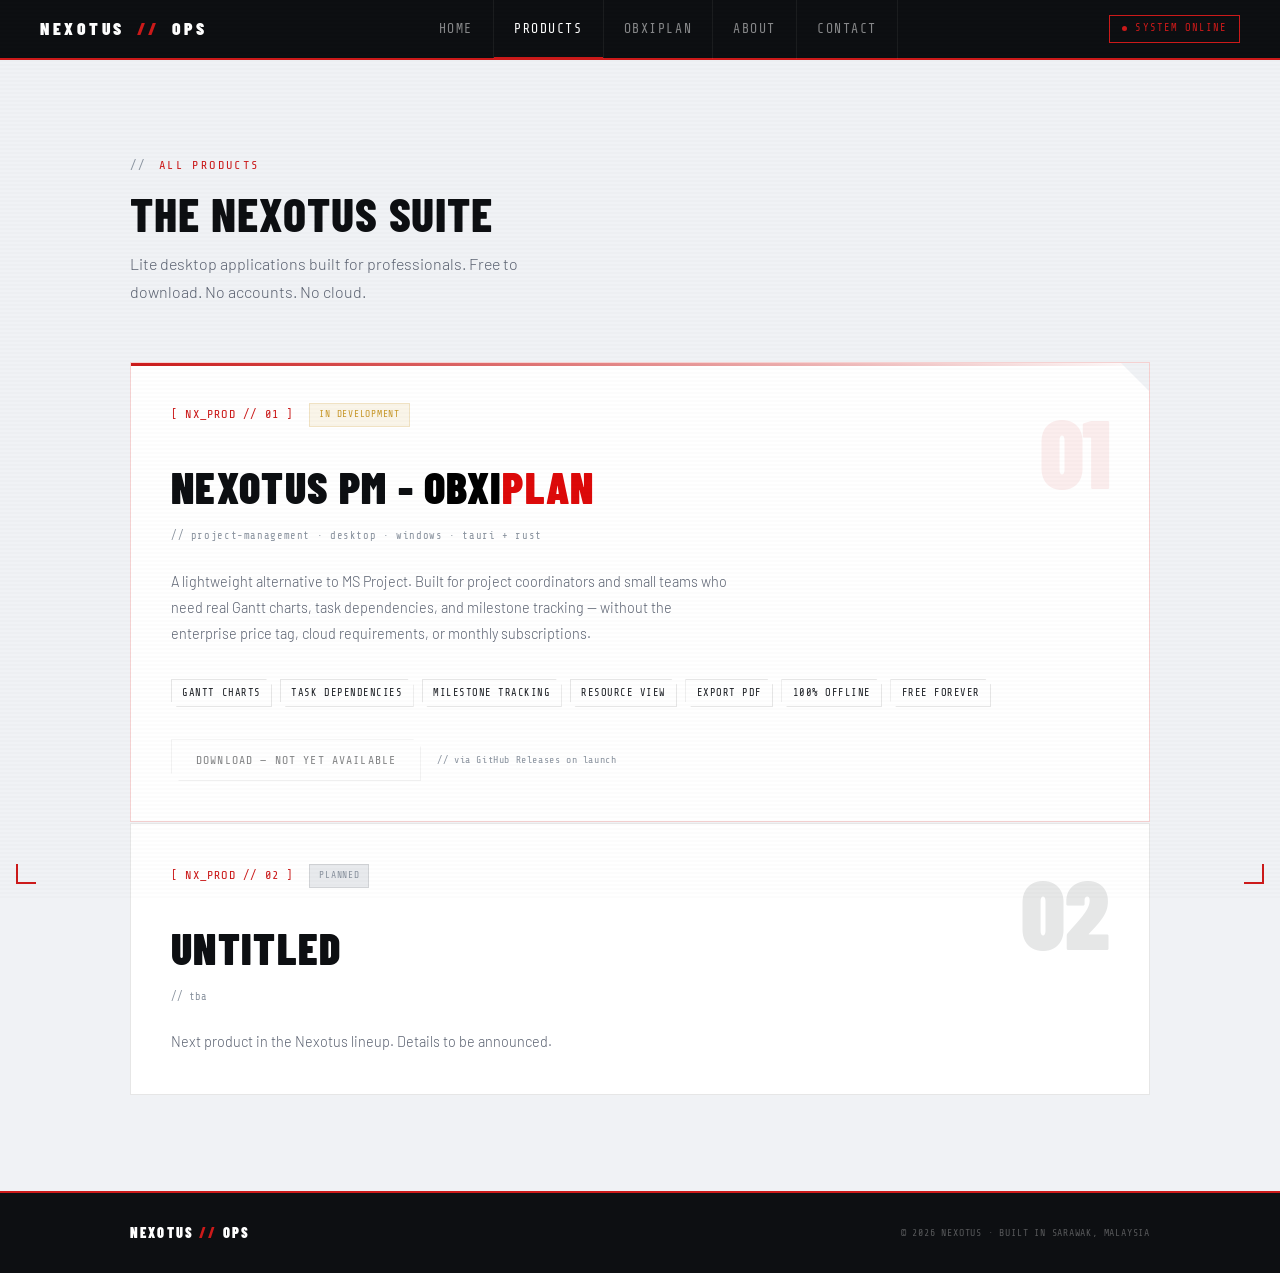
<file: products.html>
<!DOCTYPE html>
<html lang="en">
<head>
  <meta charset="UTF-8">
  <meta name="viewport" content="width=device-width, initial-scale=1.0">
  <title>Products — Nexotus</title>
  <link rel="preconnect" href="https://fonts.googleapis.com">
  <link rel="preconnect" href="https://fonts.gstatic.com" crossorigin>
  <link href="https://fonts.googleapis.com/css2?family=Barlow+Condensed:wght@400;500;600;700;800;900&family=Barlow:wght@300;400;500;600&family=Share+Tech+Mono&display=swap" rel="stylesheet">
  <link rel="stylesheet" href="css/style.css">
</head>
<body>

  <div class="corner-mark tl"></div>
  <div class="corner-mark tr"></div>
  <div class="corner-mark bl"></div>
  <div class="corner-mark br"></div>

   <nav>
    <a href="index.html" class="nav-logo">NEXOTUS <span class="nav-logo-sep">//</span> OPS</a>
    <button class="nav-toggle" id="navToggle" aria-label="Toggle menu"><span></span><span></span><span></span></button>
    <ul class="nav-links" id="navLinks">
      <li><a href="index.html" >Home</a></li>
      <li><a href="products.html" class="active">Products</a></li>
        <li><a href="obxiplan.html">OBXIPLAN</a></li>
      <li><a href="about.html">About</a></li>
      <li><a href="contact.html">Contact</a></li>
    </ul>
    <span class="nav-status">SYSTEM ONLINE</span>
  </nav>


  <div class="page-wrapper">
    <section class="section">
      <div class="container">

        <p class="section-kicker fade-up d1">All Products</p>
        <h1 class="section-title fade-up d2">The Nexotus Suite</h1>
        <p class="section-sub fade-up d3">Lite desktop applications built for professionals. Free to download. No accounts. No cloud.</p>

        <!-- NEXOTUS PM FEATURED -->
        <div style="background: var(--surface); border: 1px solid var(--red-border); padding: 2.5rem; margin-bottom: 1px; position: relative; overflow: hidden;" class="fade-up d4">
          <div style="position: absolute; top: 0; left: 0; right: 0; height: 3px; background: linear-gradient(90deg, var(--red), transparent);"></div>
          <div style="position: absolute; top: 0; right: 0; border-style: solid; border-width: 0 28px 28px 0; border-color: transparent var(--bg) transparent transparent;"></div>

          <div style="display: grid; grid-template-columns: 1fr auto; gap: 2rem; align-items: start;">
            <div>
              <div style="display: flex; align-items: center; gap: 1rem; margin-bottom: 1.5rem; flex-wrap: wrap;">
                <span class="card-id">[ NX_PROD // 01 ]</span>
                <span class="card-status status-dev">IN DEVELOPMENT</span>
              </div>

              <h2 style="font-family: 'Barlow Condensed', sans-serif; font-weight: 900; font-size: 2.75rem; text-transform: uppercase; letter-spacing: 0.03em; color: var(--ink); margin-bottom: 0.3rem;">Nexotus PM - <span style="color: #000000;">OBXI</span><span style="color: #dd0a0a;">PLAN</span></h2>
              <p style="font-family: 'Share Tech Mono', monospace; font-size: 0.65rem; color: var(--muted2); margin-bottom: 1.5rem; letter-spacing: 0.06em;">// project-management · desktop · windows · tauri + rust</p>

              <p style="font-size: 0.9rem; color: var(--muted); line-height: 1.8; max-width: 560px; margin-bottom: 2rem; font-weight: 300;">
                A lightweight alternative to MS Project. Built for project coordinators and small teams who need real Gantt charts, task dependencies, and milestone tracking — without the enterprise price tag, cloud requirements, or monthly subscriptions.
              </p>

              <div style="display: flex; flex-wrap: wrap; gap: 0.5rem; margin-bottom: 2rem;">
                <span class="skill-tag">GANTT CHARTS</span>
                <span class="skill-tag">TASK DEPENDENCIES</span>
                <span class="skill-tag">MILESTONE TRACKING</span>
                <span class="skill-tag">RESOURCE VIEW</span>
                <span class="skill-tag">EXPORT PDF</span>
                <span class="skill-tag">100% OFFLINE</span>
                <span class="skill-tag">FREE FOREVER</span>
              </div>

              <div style="display: flex; gap: 1rem; align-items: center; flex-wrap: wrap;">
                <span class="btn btn-outline" style="opacity: 0.5; cursor: not-allowed;">Download — Not Yet Available</span>
                <span style="font-family: 'Share Tech Mono', monospace; font-size: 0.62rem; color: var(--muted2); letter-spacing: 0.06em;">// via GitHub Releases on launch</span>
              </div>
            </div>

            <div style="font-family: 'Barlow Condensed', sans-serif; font-weight: 900; font-size: 6rem; color: var(--red-dim); line-height: 1; user-select: none; min-width: 80px; text-align: right; letter-spacing: -0.02em;">01</div>
          </div>
        </div>

        <!-- PLACEHOLDER -->
        <div style="background: var(--surface); border: 1px solid var(--border); padding: 2.5rem; opacity: 0.35;" class="fade-up d5">
          <div style="display: grid; grid-template-columns: 1fr auto; gap: 2rem; align-items: start;">
            <div>
              <div style="display: flex; align-items: center; gap: 1rem; margin-bottom: 1.5rem;">
                <span class="card-id">[ NX_PROD // 02 ]</span>
                <span class="card-status status-planned">PLANNED</span>
              </div>
              <h2 style="font-family: 'Barlow Condensed', sans-serif; font-weight: 900; font-size: 2.75rem; text-transform: uppercase; letter-spacing: 0.03em; color: var(--ink); margin-bottom: 0.3rem;">Untitled</h2>
              <p style="font-family: 'Share Tech Mono', monospace; font-size: 0.65rem; color: var(--muted2); margin-bottom: 1.5rem;">// tba</p>
              <p style="font-size: 0.9rem; color: var(--muted); font-weight: 300;">Next product in the Nexotus lineup. Details to be announced.</p>
            </div>
            <div style="font-family: 'Barlow Condensed', sans-serif; font-weight: 900; font-size: 6rem; color: var(--border); line-height: 1; user-select: none;">02</div>
          </div>
        </div>

      </div>
    </section>
  </div>

  <footer>
    <div class="container">
      <div class="footer-inner">
        <span class="footer-logo">NEXOTUS <span>//</span> OPS</span>
        <span class="footer-copy">© 2026 NEXOTUS · BUILT IN SARAWAK, MALAYSIA</span>
      </div>
    </div>
  </footer>

<script>
  const toggle = document.getElementById("navToggle");
  const links = document.getElementById("navLinks");
  toggle.addEventListener("click", () => { toggle.classList.toggle("open"); links.classList.toggle("open"); });
  links.querySelectorAll("a").forEach(a => { a.addEventListener("click", () => { toggle.classList.remove("open"); links.classList.remove("open"); }); });
</script>
</body>
</html>
</file>
<file: css/style.css>
@import url('https://fonts.googleapis.com/css2?family=Barlow+Condensed:wght@400;500;600;700;800;900&family=Barlow:wght@300;400;500;600&family=Share+Tech+Mono&display=swap');

:root {
  --bg: #f0f2f5;
  --bg2: #e8eaed;
  --bg3: #dde0e5;
  --surface: #ffffff;
  --surface2: #f5f7fa;
  --ink: #0d0f12;
  --ink2: #1e2126;
  --muted: #5a6170;
  --muted2: #8a939f;
  --red: #cc1a1a;
  --red2: #e02020;
  --red-dim: rgba(204,26,26,0.08);
  --red-border: rgba(204,26,26,0.2);
  --gold: #c8982a;
  --gold-dim: rgba(200,152,42,0.1);
  --border: rgba(13,15,18,0.1);
  --border2: rgba(13,15,18,0.06);
  --shadow: rgba(13,15,18,0.1);
  --shadow2: rgba(13,15,18,0.18);
}

*, *::before, *::after { box-sizing: border-box; margin: 0; padding: 0; }
html { scroll-behavior: smooth; }

body {
  background: var(--bg);
  color: var(--ink);
  font-family: 'Barlow', sans-serif;
  font-size: 17px;
  line-height: 1.65;
  overflow-x: hidden;
}

/* ── SCANLINE TEXTURE ── */
body::after {
  content: '';
  position: fixed;
  inset: 0;
  background: repeating-linear-gradient(
    0deg,
    transparent,
    transparent 2px,
    rgba(0,0,0,0.012) 2px,
    rgba(0,0,0,0.012) 4px
  );
  pointer-events: none;
  z-index: 9998;
}

/* ── CORNER MARKS ── */
.corner-mark {
  position: fixed;
  width: 20px;
  height: 20px;
  z-index: 100;
  pointer-events: none;
}
.corner-mark.tl { top: 16px; left: 16px; border-top: 2px solid var(--red); border-left: 2px solid var(--red); }
.corner-mark.tr { top: 16px; right: 16px; border-top: 2px solid var(--red); border-right: 2px solid var(--red); }
.corner-mark.bl { bottom: 16px; left: 16px; border-bottom: 2px solid var(--red); border-left: 2px solid var(--red); }
.corner-mark.br { bottom: 16px; right: 16px; border-bottom: 2px solid var(--red); border-right: 2px solid var(--red); }

/* ── SCROLLBAR ── */
::-webkit-scrollbar { width: 4px; }
::-webkit-scrollbar-track { background: var(--bg2); }
::-webkit-scrollbar-thumb { background: var(--red); }

/* ── NAV ── */
nav {
  position: fixed;
  top: 0; left: 0; right: 0;
  z-index: 1000;
  height: 60px;
  display: flex;
  align-items: center;
  justify-content: space-between;
  padding: 0 2.5rem;
  background: var(--ink);
  border-bottom: 2px solid var(--red);
}

.nav-logo {
  font-family: 'Barlow Condensed', sans-serif;
  font-weight: 900;
  font-size: 1.1rem;
  letter-spacing: 0.2em;
  color: #fff;
  text-decoration: none;
  text-transform: uppercase;
  display: flex;
  align-items: center;
  gap: 0.5rem;
}

.nav-logo-sep { color: var(--red); margin: 0 0.25rem; }

.nav-links { display: flex; gap: 0; list-style: none; }

.nav-links a {
  font-family: 'Share Tech Mono', monospace;
  font-size: 0.82rem;
  letter-spacing: 0.12em;
  color: rgba(255,255,255,0.5);
  text-decoration: none;
  padding: 0 1.25rem;
  height: 60px;
  display: flex;
  align-items: center;
  text-transform: uppercase;
  transition: all 0.15s;
  border-right: 1px solid rgba(255,255,255,0.06);
  position: relative;
}

.nav-links a::after {
  content: '';
  position: absolute;
  bottom: 0; left: 0; right: 0;
  height: 2px;
  background: var(--red);
  transform: scaleX(0);
  transition: transform 0.2s;
}

.nav-links a:hover { color: #fff; background: rgba(255,255,255,0.04); }
.nav-links a:hover::after { transform: scaleX(1); }
.nav-links a.active { color: #fff; }
.nav-links a.active::after { transform: scaleX(1); }

.nav-status {
  font-family: 'Share Tech Mono', monospace;
  font-size: 0.65rem;
  letter-spacing: 0.1em;
  color: var(--red);
  border: 1px solid var(--red);
  padding: 0.25rem 0.75rem;
  text-transform: uppercase;
  position: relative;
}

.nav-status::before {
  content: '';
  display: inline-block;
  width: 5px; height: 5px;
  background: var(--red);
  border-radius: 50%;
  margin-right: 0.5rem;
  animation: blink 1.5s step-end infinite;
}

@keyframes blink {
  0%, 100% { opacity: 1; }
  50% { opacity: 0; }
}

/* ── LAYOUT ── */
.page-wrapper { padding-top: 60px; }
.container { max-width: 1100px; margin: 0 auto; padding: 0 2.5rem; }

/* ── HERO ── */
.hero {
  min-height: calc(100vh - 60px);
  display: grid;
  grid-template-columns: 1fr 380px;
  gap: 0;
  position: relative;
  overflow: hidden;
}

.hero-left {
  background: var(--bg);
  padding: 5rem 3rem 4rem 2.5rem;
  display: flex;
  flex-direction: column;
  justify-content: center;
  position: relative;
  border-right: 1px solid var(--border);
}

/* Diagonal slash between columns */
.hero-left::after {
  content: '';
  position: absolute;
  top: 0; bottom: 0;
  right: -30px;
  width: 60px;
  background: var(--bg);
  clip-path: polygon(0 0, 30px 0, 60px 100%, 30px 100%);
  z-index: 1;
}

.hero-right {
  background: var(--ink2);
  display: flex;
  flex-direction: column;
  justify-content: flex-end;
  padding: 3rem 2.5rem;
  position: relative;
  overflow: hidden;
}

/* Grid overlay on dark panel */
.hero-right::before {
  content: '';
  position: absolute;
  inset: 0;
  background-image:
    linear-gradient(rgba(204,26,26,0.06) 1px, transparent 1px),
    linear-gradient(90deg, rgba(204,26,26,0.06) 1px, transparent 1px);
  background-size: 30px 30px;
}

.hero-right::after {
  content: '';
  position: absolute;
  top: 0; left: 0; right: 0;
  height: 3px;
  background: linear-gradient(90deg, var(--red), transparent);
}

.hero-kicker {
  font-family: 'Share Tech Mono', monospace;
  font-size: 0.78rem;
  letter-spacing: 0.2em;
  text-transform: uppercase;
  color: var(--red);
  margin-bottom: 1.5rem;
  display: flex;
  align-items: center;
  gap: 0.75rem;
}

.hero-kicker::before {
  content: '';
  width: 28px; height: 1px;
  background: var(--red);
}

.hero-title {
  font-family: 'Barlow Condensed', sans-serif;
  font-weight: 900;
  font-size: clamp(3.5rem, 6vw, 5.5rem);
  line-height: 0.95;
  letter-spacing: -0.01em;
  text-transform: uppercase;
  color: var(--ink);
  margin-bottom: 1.75rem;
}

.hero-title .slash {
  color: var(--red);
  font-style: normal;
}

.hero-title .dim { color: var(--muted2); }

.hero-sub {
  font-size: 1.1rem;
  color: var(--muted);
  max-width: 420px;
  line-height: 1.8;
  margin-bottom: 2.5rem;
  font-weight: 300;
}

.hero-cta { display: flex; gap: 0.75rem; flex-wrap: wrap; }

/* HERO STATS (right panel) */
.hero-stat-block {
  position: relative;
  z-index: 1;
  border-top: 1px solid rgba(255,255,255,0.08);
  padding-top: 2rem;
}

.hero-stat-label {
  font-family: 'Share Tech Mono', monospace;
  font-size: 0.6rem;
  letter-spacing: 0.2em;
  text-transform: uppercase;
  color: var(--red);
  margin-bottom: 1.5rem;
}

.stat-row {
  display: flex;
  flex-direction: column;
  gap: 1.25rem;
}

.stat-item { border-left: 2px solid rgba(255,255,255,0.08); padding-left: 1rem; }
.stat-item.active { border-left-color: var(--red); }

.stat-val {
  font-family: 'Barlow Condensed', sans-serif;
  font-weight: 800;
  font-size: 1.75rem;
  color: #fff;
  line-height: 1;
  letter-spacing: 0.02em;
}

.stat-val span { color: var(--red); }
.stat-lbl { font-family: 'Share Tech Mono', monospace; font-size: 0.62rem; color: rgba(255,255,255,0.4); letter-spacing: 0.08em; margin-top: 0.15rem; }

/* ── BUTTONS ── */
.btn {
  display: inline-flex;
  align-items: center;
  gap: 0.5rem;
  padding: 0.65rem 1.5rem;
  font-family: 'Share Tech Mono', monospace;
  font-size: 0.72rem;
  letter-spacing: 0.1em;
  text-transform: uppercase;
  text-decoration: none;
  transition: all 0.15s;
  cursor: pointer;
  border: none;
  clip-path: polygon(0 0, calc(100% - 8px) 0, 100% 8px, 100% 100%, 8px 100%, 0 calc(100% - 8px));
}

.btn-red {
  background: var(--red);
  color: #fff;
}
.btn-red:hover {
  background: var(--red2);
  transform: translateY(-1px);
  box-shadow: 0 4px 16px rgba(204,26,26,0.35);
}

.btn-outline {
  background: transparent;
  color: var(--ink);
  border: 1px solid var(--border);
  clip-path: polygon(0 0, calc(100% - 8px) 0, 100% 8px, 100% 100%, 8px 100%, 0 calc(100% - 8px));
}
.btn-outline:hover {
  border-color: var(--red);
  color: var(--red);
}

.btn-outline-white {
  background: transparent;
  color: rgba(255,255,255,0.7);
  border: 1px solid rgba(255,255,255,0.15);
  clip-path: polygon(0 0, calc(100% - 8px) 0, 100% 8px, 100% 100%, 8px 100%, 0 calc(100% - 8px));
}
.btn-outline-white:hover { color: #fff; border-color: rgba(255,255,255,0.4); }

/* ── SECTION ── */
.section { padding: 6rem 0; }

.section-kicker {
  font-family: 'Share Tech Mono', monospace;
  font-size: 0.75rem;
  letter-spacing: 0.2em;
  text-transform: uppercase;
  color: var(--red);
  margin-bottom: 0.75rem;
  display: flex;
  align-items: center;
  gap: 0.75rem;
}
.section-kicker::before { content: '//'; color: var(--muted2); }

.section-title {
  font-family: 'Barlow Condensed', sans-serif;
  font-weight: 800;
  font-size: clamp(2rem, 4vw, 3rem);
  text-transform: uppercase;
  letter-spacing: 0.02em;
  color: var(--ink);
  line-height: 1.05;
  margin-bottom: 0.75rem;
}

.section-sub {
  font-size: 1rem;
  color: var(--muted);
  max-width: 460px;
  line-height: 1.75;
  margin-bottom: 3.5rem;
  font-weight: 300;
}

/* ── PRODUCT CARDS ── */
.products-grid {
  display: grid;
  grid-template-columns: repeat(auto-fill, minmax(320px, 1fr));
  gap: 1px;
  background: var(--border);
  border: 1px solid var(--border);
}

.product-card {
  background: var(--surface);
  padding: 2rem;
  text-decoration: none;
  color: inherit;
  display: block;
  transition: all 0.2s;
  position: relative;
  overflow: hidden;
}

.product-card::before {
  content: '';
  position: absolute;
  top: 0; left: 0;
  width: 3px; height: 0;
  background: var(--red);
  transition: height 0.3s;
}

/* Angled corner cut */
.product-card::after {
  content: '';
  position: absolute;
  top: 0; right: 0;
  border-style: solid;
  border-width: 0 20px 20px 0;
  border-color: transparent var(--bg) transparent transparent;
}

.product-card:hover { background: var(--surface2); }
.product-card:hover::before { height: 100%; }

.card-meta {
  display: flex;
  justify-content: space-between;
  align-items: center;
  margin-bottom: 1.5rem;
}

.card-id {
  font-family: 'Share Tech Mono', monospace;
  font-size: 0.75rem;
  letter-spacing: 0.1em;
  color: var(--red);
}

.card-status {
  font-family: 'Share Tech Mono', monospace;
  font-size: 0.6rem;
  letter-spacing: 0.08em;
  padding: 0.18rem 0.55rem;
  text-transform: uppercase;
}

.status-dev { color: var(--gold); background: var(--gold-dim); border: 1px solid rgba(200,152,42,0.2); }
.status-planned { color: var(--muted2); background: var(--bg2); border: 1px solid var(--border); }
.status-live { color: #2a7a2a; background: rgba(42,122,42,0.08); border: 1px solid rgba(42,122,42,0.2); }

.card-name {
  font-family: 'Barlow Condensed', sans-serif;
  font-weight: 800;
  font-size: 1.6rem;
  text-transform: uppercase;
  letter-spacing: 0.04em;
  color: var(--ink);
  margin-bottom: 0.3rem;
}

.card-type {
  font-family: 'Share Tech Mono', monospace;
  font-size: 0.72rem;
  color: var(--muted2);
  margin-bottom: 1rem;
  letter-spacing: 0.05em;
}

.card-desc {
  font-size: 1rem;
  color: var(--muted);
  line-height: 1.7;
  margin-bottom: 1.5rem;
  font-weight: 300;
}

.card-tags { display: flex; flex-wrap: wrap; gap: 0.4rem; }

.card-tag {
  font-family: 'Share Tech Mono', monospace;
  font-size: 0.62rem;
  color: var(--muted);
  background: var(--bg2);
  border: 1px solid var(--border2);
  padding: 0.18rem 0.55rem;
  letter-spacing: 0.05em;
}

/* ── DIVIDER STRIP ── */
.divider-strip {
  background: var(--ink);
  padding: 5rem 0;
  position: relative;
  overflow: hidden;
}

.divider-strip::before {
  content: '';
  position: absolute;
  inset: 0;
  background-image:
    linear-gradient(rgba(204,26,26,0.04) 1px, transparent 1px),
    linear-gradient(90deg, rgba(204,26,26,0.04) 1px, transparent 1px);
  background-size: 40px 40px;
}

.divider-strip .section-kicker { color: var(--red); }
.divider-strip .section-title { color: #fff; }

.features-grid {
  display: grid;
  grid-template-columns: repeat(3, 1fr);
  gap: 1px;
  background: rgba(255,255,255,0.05);
  position: relative;
  z-index: 1;
}

.feature-item {
  background: var(--ink2);
  padding: 2rem;
  transition: background 0.2s;
  position: relative;
}

.feature-item::before {
  content: '';
  position: absolute;
  top: 0; left: 0; right: 0;
  height: 2px;
  background: var(--red);
  transform: scaleX(0);
  transform-origin: left;
  transition: transform 0.3s;
}

.feature-item:hover { background: #252830; }
.feature-item:hover::before { transform: scaleX(1); }

.feature-num {
  font-family: 'Share Tech Mono', monospace;
  font-size: 0.62rem;
  color: var(--red);
  letter-spacing: 0.12em;
  margin-bottom: 1rem;
}

.feature-title {
  font-family: 'Barlow Condensed', sans-serif;
  font-weight: 700;
  font-size: 1.1rem;
  text-transform: uppercase;
  letter-spacing: 0.05em;
  color: #fff;
  margin-bottom: 0.5rem;
}

.feature-desc {
  font-size: 0.95rem;
  color: rgba(255,255,255,0.4);
  line-height: 1.7;
  font-weight: 300;
}

/* ── ABOUT PAGE ── */
.about-layout {
  display: grid;
  grid-template-columns: 260px 1fr;
  gap: 4rem;
  align-items: start;
}

.about-sidebar { position: sticky; top: 84px; }

.about-photo-wrap {
  width: 100%;
  aspect-ratio: 3/4;
  background: var(--bg2);
  border: 1px solid var(--border);
  margin-bottom: 1.5rem;
  display: flex;
  align-items: center;
  justify-content: center;
  position: relative;
  overflow: hidden;
}

/* Corner marks on photo */
.about-photo-wrap::before,
.about-photo-wrap::after {
  content: '';
  position: absolute;
  width: 16px; height: 16px;
}
.about-photo-wrap::before { top: 8px; left: 8px; border-top: 2px solid var(--red); border-left: 2px solid var(--red); }
.about-photo-wrap::after { bottom: 8px; right: 8px; border-bottom: 2px solid var(--red); border-right: 2px solid var(--red); }

.photo-placeholder {
  font-family: 'Share Tech Mono', monospace;
  font-size: 0.65rem;
  color: var(--muted2);
  letter-spacing: 0.12em;
}

.about-name {
  font-family: 'Barlow Condensed', sans-serif;
  font-weight: 800;
  font-size: 1.4rem;
  text-transform: uppercase;
  letter-spacing: 0.05em;
  color: var(--ink);
  margin-bottom: 0.2rem;
}

.about-role {
  font-family: 'Share Tech Mono', monospace;
  font-size: 0.65rem;
  color: var(--red);
  letter-spacing: 0.1em;
  text-transform: uppercase;
  margin-bottom: 1.5rem;
}

.contact-list { list-style: none; display: flex; flex-direction: column; gap: 0.85rem; }

.contact-item { display: flex; flex-direction: column; gap: 0.1rem; }

.contact-lbl {
  font-family: 'Share Tech Mono', monospace;
  font-size: 0.58rem;
  color: var(--muted2);
  letter-spacing: 0.12em;
  text-transform: uppercase;
}

.contact-val {
  font-size: 0.8rem;
  color: var(--ink2);
  text-decoration: none;
  transition: color 0.15s;
}
a.contact-val:hover { color: var(--red); }

.lang-row { display: flex; justify-content: space-between; align-items: center; margin-bottom: 0.5rem; }
.lang-name { font-size: 0.82rem; color: var(--ink2); }
.lang-level {
  font-family: 'Share Tech Mono', monospace;
  font-size: 0.58rem;
  font-weight: 600;
  padding: 0.15rem 0.45rem;
  letter-spacing: 0.06em;
}
.lang-native { color: var(--red); background: var(--red-dim); border: 1px solid var(--red-border); }
.lang-prof { color: var(--muted); background: var(--bg2); border: 1px solid var(--border); }

/* ── ABOUT SECTIONS ── */
.about-section {
  margin-bottom: 3.5rem;
  padding-bottom: 3.5rem;
  border-bottom: 1px solid var(--border);
}
.about-section:last-child { border-bottom: none; margin-bottom: 0; padding-bottom: 0; }

.about-section-title {
  font-family: 'Share Tech Mono', monospace;
  font-size: 0.65rem;
  letter-spacing: 0.2em;
  text-transform: uppercase;
  color: var(--red);
  margin-bottom: 1.75rem;
  display: flex;
  align-items: center;
  gap: 0.75rem;
}
.about-section-title::before { content: '//'; color: var(--muted2); }
.about-section-title::after { content: ''; flex: 1; height: 1px; background: var(--border); }

.profile-text { font-size: 1rem; color: var(--muted); line-height: 1.85; font-weight: 300; }

.skills-grid { display: flex; flex-wrap: wrap; gap: 0.4rem; }

.skill-tag {
  font-family: 'Share Tech Mono', monospace;
  font-size: 0.65rem;
  color: var(--ink2);
  background: var(--surface);
  border: 1px solid var(--border);
  padding: 0.28rem 0.65rem;
  letter-spacing: 0.05em;
  transition: all 0.15s;
  clip-path: polygon(0 0, calc(100% - 6px) 0, 100% 6px, 100% 100%, 6px 100%, 0 calc(100% - 6px));
}
.skill-tag:hover { border-color: var(--red-border); color: var(--red); }

/* ── EXPERIENCE ── */
.exp-item {
  background: var(--surface);
  border: 1px solid var(--border);
  padding: 1.5rem;
  margin-bottom: 0.75rem;
  transition: border-color 0.2s;
  position: relative;
}

.exp-item::before {
  content: '';
  position: absolute;
  left: 0; top: 0; bottom: 0;
  width: 2px;
  background: transparent;
  transition: background 0.2s;
}
.exp-item:hover { border-color: var(--red-border); }
.exp-item:hover::before { background: var(--red); }

.exp-header { display: flex; justify-content: space-between; align-items: flex-start; margin-bottom: 0.2rem; flex-wrap: wrap; gap: 0.5rem; }

.exp-title {
  font-family: 'Barlow Condensed', sans-serif;
  font-weight: 700;
  font-size: 1rem;
  text-transform: uppercase;
  letter-spacing: 0.04em;
  color: var(--ink);
}

.exp-period {
  font-family: 'Share Tech Mono', monospace;
  font-size: 0.62rem;
  color: var(--muted);
  background: var(--bg2);
  padding: 0.2rem 0.6rem;
  letter-spacing: 0.05em;
  white-space: nowrap;
}

.exp-company { font-size: 0.78rem; color: var(--red); margin-bottom: 1rem; font-weight: 500; }

.exp-points { list-style: none; display: flex; flex-direction: column; gap: 0.45rem; }

.exp-points li {
  font-size: 0.92rem;
  color: var(--muted);
  padding-left: 1.25rem;
  position: relative;
  line-height: 1.65;
  font-weight: 300;
}
.exp-points li::before { content: '▸'; position: absolute; left: 0; color: var(--red); font-size: 0.6rem; top: 0.2rem; }

/* ── EDUCATION ── */
.edu-item {
  background: var(--surface);
  border: 1px solid var(--border);
  padding: 1.25rem 1.5rem;
  margin-bottom: 0.5rem;
  display: flex;
  justify-content: space-between;
  align-items: flex-start;
  gap: 1rem;
  flex-wrap: wrap;
  transition: border-color 0.2s;
}
.edu-item:hover { border-color: var(--red-border); }

.edu-degree {
  font-family: 'Barlow Condensed', sans-serif;
  font-weight: 700;
  font-size: 0.95rem;
  text-transform: uppercase;
  letter-spacing: 0.03em;
  color: var(--ink);
  margin-bottom: 0.2rem;
}
.edu-inst { font-size: 0.75rem; color: var(--red); font-weight: 500; }
.edu-year { font-family: 'Share Tech Mono', monospace; font-size: 0.62rem; color: var(--muted); margin-top: 0.2rem; }

.edu-gpa {
  font-family: 'Share Tech Mono', monospace;
  font-size: 0.65rem;
  color: var(--gold);
  background: var(--gold-dim);
  border: 1px solid rgba(200,152,42,0.2);
  padding: 0.22rem 0.6rem;
  white-space: nowrap;
}

.edu-progress {
  font-family: 'Share Tech Mono', monospace;
  font-size: 0.62rem;
  color: #2a7a2a;
  background: rgba(42,122,42,0.08);
  border: 1px solid rgba(42,122,42,0.2);
  padding: 0.2rem 0.6rem;
  white-space: nowrap;
}

/* ── PROJECTS ── */
.projects-grid {
  display: grid;
  grid-template-columns: 1fr 1fr;
  gap: 1px;
  background: var(--border);
}

.proj-item {
  background: var(--surface);
  padding: 1.4rem;
  transition: background 0.2s;
  position: relative;
}
.proj-item:hover { background: var(--surface2); }

.proj-year {
  font-family: 'Share Tech Mono', monospace;
  font-size: 0.62rem;
  color: var(--red);
  letter-spacing: 0.08em;
  margin-bottom: 0.4rem;
}

.proj-name {
  font-family: 'Barlow Condensed', sans-serif;
  font-weight: 700;
  font-size: 0.95rem;
  text-transform: uppercase;
  letter-spacing: 0.03em;
  color: var(--ink);
  margin-bottom: 0.35rem;
}

.proj-desc { font-size: 0.78rem; color: var(--muted); line-height: 1.6; font-weight: 300; }

/* ── CONTACT ── */
.contact-grid {
  display: grid;
  grid-template-columns: 1fr 1.5fr;
  gap: 3rem;
  align-items: start;
}

.contact-info-card {
  background: var(--surface);
  border: 1px solid var(--border);
  padding: 1.1rem 1.4rem;
  margin-bottom: 0.5rem;
  transition: border-color 0.2s;
  position: relative;
}
.contact-info-card:hover { border-color: var(--red-border); }
.contact-info-card:hover::before { content: ''; position: absolute; left: 0; top: 0; bottom: 0; width: 2px; background: var(--red); }

.ci-label {
  font-family: 'Share Tech Mono', monospace;
  font-size: 0.58rem;
  color: var(--muted2);
  text-transform: uppercase;
  letter-spacing: 0.12em;
  margin-bottom: 0.3rem;
}

.ci-value {
  font-size: 1rem;
  color: var(--ink);
  text-decoration: none;
  transition: color 0.15s;
}
a.ci-value:hover { color: var(--red); }

/* FORM */
.form-wrap {
  background: var(--surface);
  border: 1px solid var(--border);
  padding: 2rem;
  position: relative;
}

/* Corner marks on form */
.form-wrap::before {
  content: '';
  position: absolute;
  top: 8px; left: 8px;
  width: 14px; height: 14px;
  border-top: 2px solid var(--red);
  border-left: 2px solid var(--red);
}

.form-label {
  display: block;
  font-family: 'Share Tech Mono', monospace;
  font-size: 0.62rem;
  letter-spacing: 0.1em;
  text-transform: uppercase;
  color: var(--muted);
  margin-bottom: 0.4rem;
}

.form-input, .form-textarea {
  width: 100%;
  background: var(--bg);
  border: 1px solid var(--border);
  padding: 0.7rem 1rem;
  font-family: 'Barlow', sans-serif;
  font-size: 0.875rem;
  color: var(--ink);
  outline: none;
  transition: border-color 0.15s;
  margin-bottom: 1.1rem;
}

.form-input:focus, .form-textarea:focus {
  border-color: var(--red);
  background: var(--surface);
}

.form-textarea { resize: vertical; min-height: 110px; line-height: 1.6; }

/* ── FOOTER ── */
footer {
  background: var(--ink);
  border-top: 2px solid var(--red);
  padding: 1.75rem 0;
}

.footer-inner {
  display: flex;
  align-items: center;
  justify-content: space-between;
}

.footer-logo {
  font-family: 'Barlow Condensed', sans-serif;
  font-weight: 900;
  font-size: 0.9rem;
  letter-spacing: 0.15em;
  color: #fff;
  text-transform: uppercase;
}
.footer-logo span { color: var(--red); }
.footer-copy { font-family: 'Share Tech Mono', monospace; font-size: 0.62rem; color: rgba(255,255,255,0.3); letter-spacing: 0.08em; }

/* ── ANIMATIONS ── */
@keyframes fadeUp {
  from { opacity: 0; transform: translateY(16px); }
  to   { opacity: 1; transform: translateY(0); }
}

.fade-up { opacity: 0; animation: fadeUp 0.5s ease forwards; }
.d1 { animation-delay: 0.05s; }
.d2 { animation-delay: 0.12s; }
.d3 { animation-delay: 0.19s; }
.d4 { animation-delay: 0.26s; }
.d5 { animation-delay: 0.33s; }
.d6 { animation-delay: 0.4s; }

/* ── HAMBURGER BUTTON ── */
.nav-toggle {
  display: none;
  flex-direction: column;
  justify-content: center;
  gap: 5px;
  width: 36px;
  height: 36px;
  background: none;
  border: 1px solid rgba(255,255,255,0.15);
  cursor: pointer;
  padding: 6px;
  z-index: 1001;
  transition: border-color 0.2s;
}
.nav-toggle:hover { border-color: var(--red); }
.nav-toggle span {
  display: block;
  width: 100%;
  height: 1.5px;
  background: #fff;
  transition: all 0.25s ease;
  transform-origin: center;
}
.nav-toggle.open span:nth-child(1) { transform: translateY(6.5px) rotate(45deg); }
.nav-toggle.open span:nth-child(2) { opacity: 0; transform: scaleX(0); }
.nav-toggle.open span:nth-child(3) { transform: translateY(-6.5px) rotate(-45deg); }

/* ── MOBILE ── */
@media (max-width: 768px) {
  nav { padding: 0 1.25rem; }
  .container { padding: 0 1.25rem; }

  /* Show hamburger, hide status badge */
  .nav-toggle { display: flex; }
  .nav-status { display: none; }

  /* Mobile dropdown menu */
  .nav-links {
    display: flex;
    flex-direction: column;
    position: fixed;
    top: 60px;
    left: 0; right: 0;
    background: var(--ink);
    border-bottom: 2px solid var(--red);
    gap: 0;
    max-height: 0;
    overflow: hidden;
    transition: max-height 0.35s ease;
    z-index: 999;
  }
  .nav-links.open { max-height: 400px; }

  .nav-links li { border-top: 1px solid rgba(255,255,255,0.06); }

  .nav-links a {
    height: 52px;
    padding: 0 1.5rem;
    font-size: 0.78rem;
    border-right: none;
    border-left: 3px solid transparent;
    justify-content: flex-start;
  }
  .nav-links a.active,
  .nav-links a:hover {
    border-left-color: var(--red);
    background: rgba(204,26,26,0.06);
  }
  .nav-links a::after { display: none; }

  /* Layout fixes */
  .hero { grid-template-columns: 1fr; }
  .hero-left::after { display: none; }
  .hero-right { min-height: 280px; }
  .hero-title { font-size: 3rem; }
  .about-layout { grid-template-columns: 1fr; gap: 3rem; }
  .about-sidebar { position: static; }
  .projects-grid { grid-template-columns: 1fr; }
  .features-grid { grid-template-columns: 1fr; }
  .contact-grid { grid-template-columns: 1fr; gap: 2rem; }
  .corner-mark { display: none; }
}
</file>
